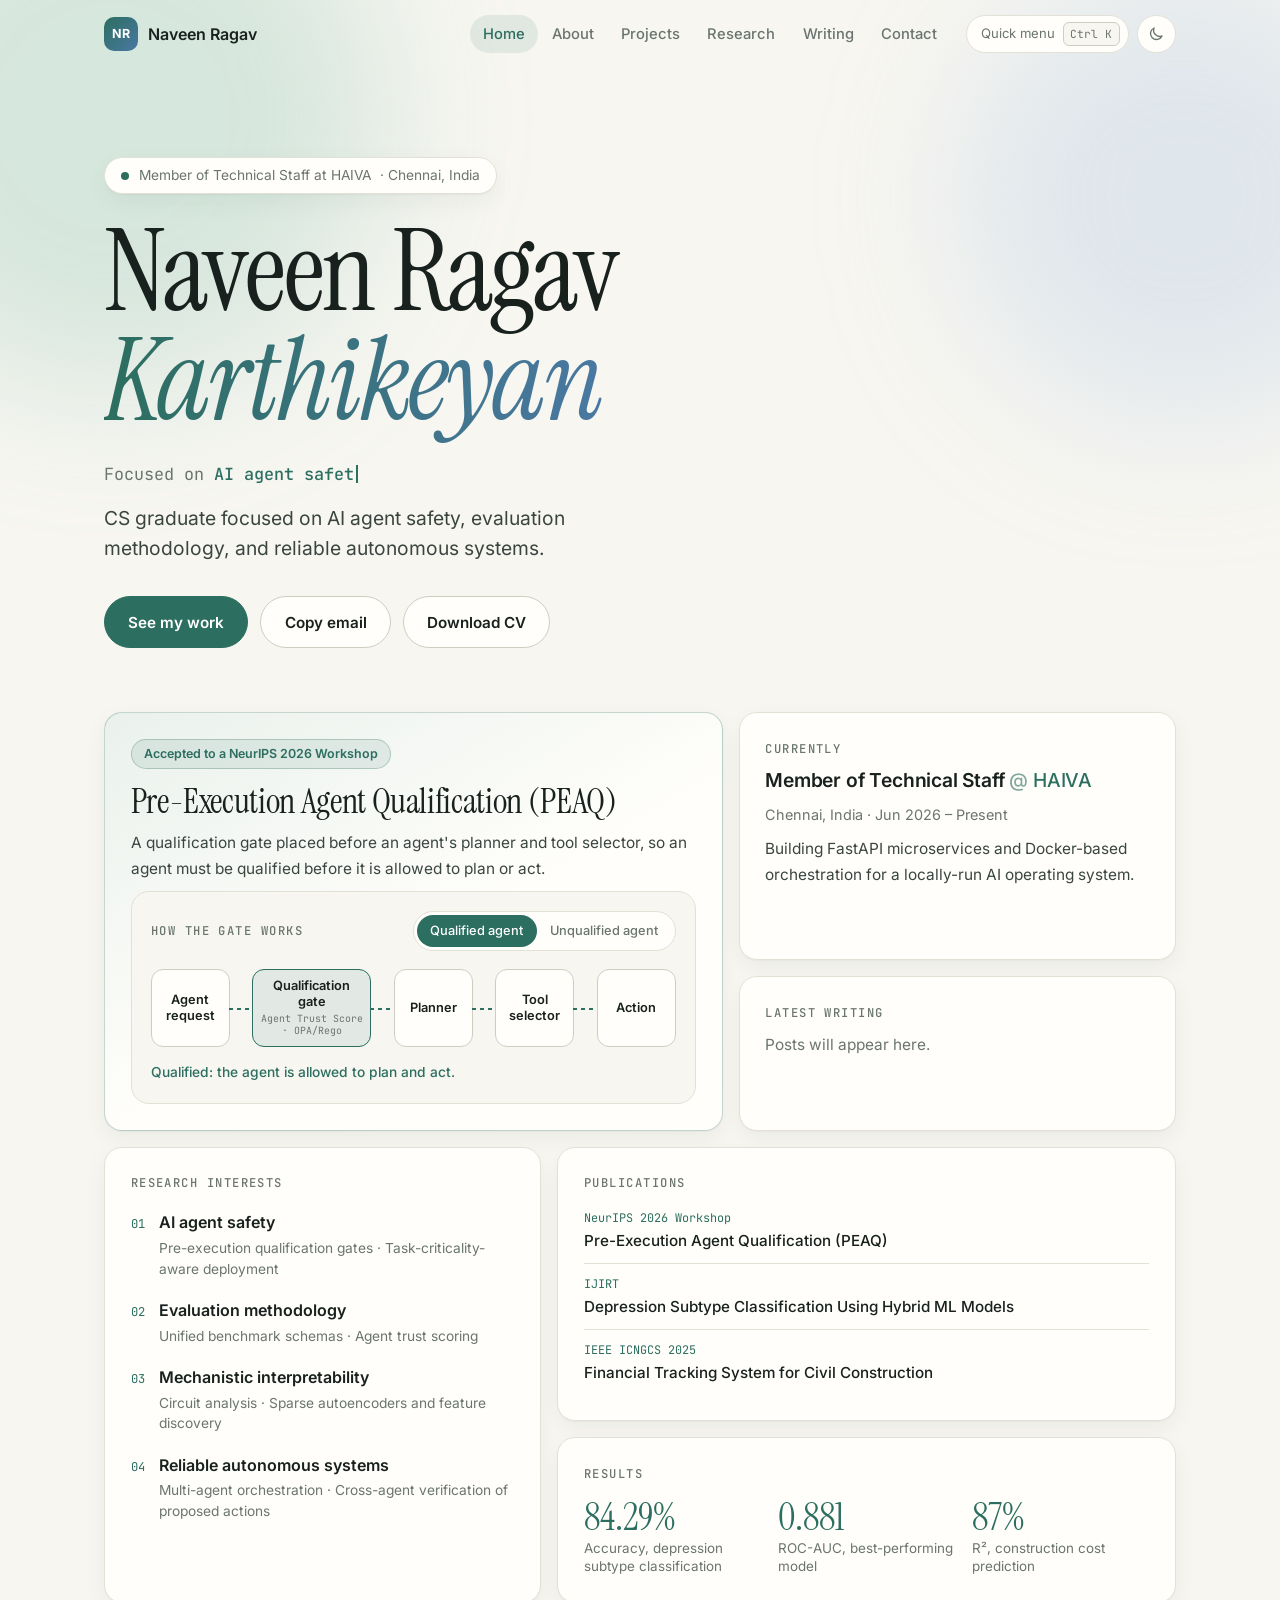
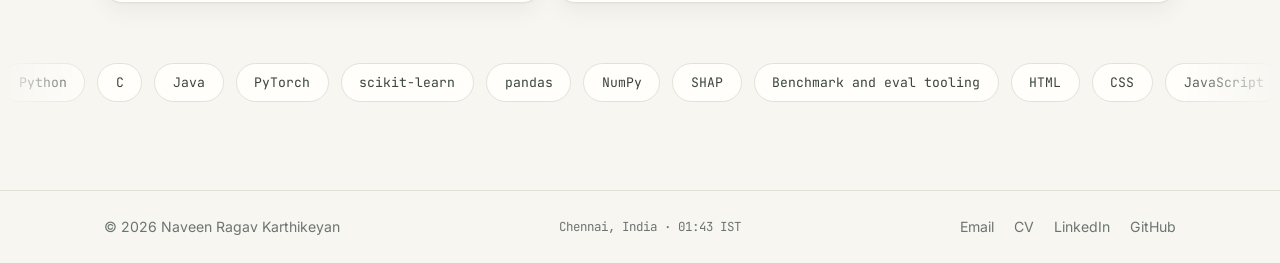
<file: index.html>
<!doctype html>
<html lang="en" data-theme="light">
<head>
  <meta charset="utf-8">
  <meta name="viewport" content="width=device-width, initial-scale=1">
  <title>Naveen Ragav Karthikeyan</title>
  <meta name="description" content="CS graduate focused on AI agent safety, evaluation methodology, and reliable autonomous systems.">
  <meta property="og:title" content="Naveen Ragav Karthikeyan">
  <meta property="og:description" content="CS graduate focused on AI agent safety, evaluation methodology, and reliable autonomous systems.">
  <meta property="og:type" content="website">
  <link rel="icon" href="data:image/svg+xml,%3Csvg xmlns='http://www.w3.org/2000/svg' viewBox='0 0 32 32'%3E%3Crect width='32' height='32' rx='9' fill='%232c6e5f'/%3E%3Ctext x='16' y='21.5' font-family='Arial,sans-serif' font-weight='700' font-size='14' fill='%23ffffff' text-anchor='middle'%3ENR%3C/text%3E%3C/svg%3E">
  <link rel="preload" href="fonts/inter.woff2" as="font" type="font/woff2" crossorigin>
  <link rel="preload" href="fonts/instrument-serif.woff2" as="font" type="font/woff2" crossorigin>
  <link rel="stylesheet" href="style.css">
  <script>(function(){var d=document.documentElement,t=null;d.classList.add('js');try{t=localStorage.getItem('theme')}catch(e){}d.dataset.theme=(t==='dark'||t==='light')?t:'light'})();</script>
</head>
<body>
  <a class="skip" href="#main">Skip to content</a>
  <div class="progress" aria-hidden="true"><span></span></div>

  <header class="site-header">
    <div class="wrap bar">
      <a class="brand" href="index.html"><span class="mark" aria-hidden="true">NR</span><span>Naveen Ragav</span></a>
      <nav id="site-nav" aria-label="Main">
        <a href="index.html" aria-current="page">Home</a>
        <a href="about.html">About</a>
        <a href="projects.html">Projects</a>
        <a href="research.html">Research</a>
        <a href="writing.html">Writing</a>
        <a href="contact.html">Contact</a>
      </nav>
      <div class="tools">
        <button class="tool palette-btn" type="button" data-palette aria-label="Open the quick menu"><span>Quick menu</span><kbd>Ctrl K</kbd></button>
        <button class="tool theme-btn" type="button" data-theme-toggle aria-label="Switch between light and dark mode"><svg class="i-sun" viewBox="0 0 24 24" width="18" height="18" fill="none" stroke="currentColor" stroke-width="1.8" stroke-linecap="round"><circle cx="12" cy="12" r="4"/><path d="M12 2v2M12 20v2M4.9 4.9l1.4 1.4M17.7 17.7l1.4 1.4M2 12h2M20 12h2M4.9 19.1l1.4-1.4M17.7 6.3l1.4-1.4"/></svg><svg class="i-moon" viewBox="0 0 24 24" width="18" height="18" fill="none" stroke="currentColor" stroke-width="1.8" stroke-linecap="round" stroke-linejoin="round"><path d="M20 14.5A8 8 0 0 1 9.5 4a8 8 0 1 0 10.5 10.5z"/></svg></button>
        <button class="tool menu-btn" type="button" aria-expanded="false" aria-controls="site-nav" aria-label="Menu"><span></span><span></span></button>
      </div>
    </div>
  </header>

  <main id="main" data-page="home">
    <section class="hero">
      <canvas id="net" aria-hidden="true"></canvas>
      <div class="blob b1" aria-hidden="true"></div>
      <div class="blob b2" aria-hidden="true"></div>
      <div class="wrap hero-inner">
        <p class="status" data-reveal><span class="dot" aria-hidden="true"></span>Member of Technical Staff at HAIVA<span class="loc"> · Chennai, India</span></p>
        <h1 data-reveal>Naveen Ragav <em>Karthikeyan</em></h1>
        <p class="typed-line" data-reveal aria-hidden="true">Focused on <span class="typed" data-words="AI agent safety|Evaluation methodology|Mechanistic interpretability|Reliable autonomous systems">AI agent safety</span><span class="caret"></span></p>
        <p class="tagline" data-reveal>CS graduate focused on AI agent safety, evaluation methodology, and reliable autonomous systems.</p>
        <div class="actions" data-reveal>
          <a class="btn primary" href="projects.html">See my work</a>
          <button class="btn" type="button" data-copy="naveen2005ragav@gmail.com">Copy email</button>
          <a class="btn" href="Naveen_Ragav_CV.pdf" target="_blank" rel="noopener">Download CV</a>
        </div>
      </div>
    </section>

    <section class="tight">
      <div class="wrap">
        <div class="bento">

          <article class="tile t-feature spot" data-reveal>
            <p class="badge">Accepted to a NeurIPS 2026 Workshop</p>
            <h2>Pre-Execution Agent Qualification (PEAQ)</h2>
            <p class="tile-text">A qualification gate placed before an agent's planner and tool selector, so an agent must be qualified before it is allowed to plan or act.</p>
            <div class="flow compact" data-state="qualified">
            <div class="flow-top">
              <p class="label">How the gate works</p>
              <div class="seg" role="group" aria-label="Choose an agent">
                <button type="button" data-gate="qualified" aria-pressed="true">Qualified agent</button>
                <button type="button" data-gate="blocked" aria-pressed="false">Unqualified agent</button>
              </div>
            </div>
            <ol class="flow-track">
              <li class="node n-req"><span>Agent request</span></li>
              <li class="node n-gate"><span>Qualification gate</span><small>Agent Trust Score · OPA/Rego</small></li>
              <li class="node n-down"><span>Planner</span></li>
              <li class="node n-down"><span>Tool selector</span></li>
              <li class="node n-down"><span>Action</span></li>
            </ol>
            <p class="flow-note" aria-live="polite"
               data-qualified="Qualified: the agent is allowed to plan and act."
               data-blocked="Not qualified: the agent is stopped before it plans or acts.">Qualified: the agent is allowed to plan and act.</p>
          </div>
          </article>

          <article class="tile t-now spot" data-reveal>
            <p class="label">Currently</p>
            <h2>Member of Technical Staff <span class="at">HAIVA</span></h2>
            <p class="meta">Chennai, India · Jun 2026 – Present</p>
            <p class="tile-text">Building FastAPI microservices and Docker-based orchestration for a locally-run AI operating system.</p>
          </article>

          <article class="tile t-interests spot" data-reveal>
            <p class="label">Research interests</p>
            <ul class="mini-interests"><li><span class="idx">01</span><div><strong>AI agent safety</strong><span>Pre-execution qualification gates · Task-criticality-aware deployment</span></div></li><li><span class="idx">02</span><div><strong>Evaluation methodology</strong><span>Unified benchmark schemas · Agent trust scoring</span></div></li><li><span class="idx">03</span><div><strong>Mechanistic interpretability</strong><span>Circuit analysis · Sparse autoencoders and feature discovery</span></div></li><li><span class="idx">04</span><div><strong>Reliable autonomous systems</strong><span>Multi-agent orchestration · Cross-agent verification of proposed actions</span></div></li></ul>
          </article>

          <article class="tile t-pubs spot" data-reveal>
            <p class="label">Publications</p>
            <ul class="mini-pubs"><li><span class="pv">NeurIPS 2026 Workshop</span><span class="pt">Pre-Execution Agent Qualification (PEAQ)</span></li><li><span class="pv">IJIRT</span><span class="pt">Depression Subtype Classification Using Hybrid ML Models</span></li><li><span class="pv">IEEE ICNGCS 2025</span><span class="pt">Financial Tracking System for Civil Construction</span></li></ul>
          </article>

          <article class="tile t-nums spot" data-reveal>
            <p class="label">Results</p>
            <ul class="nums">
              <li><span class="num" data-count="95.38" data-decimals="2" data-suffix="%">95.38%</span><span class="lab">Accuracy, depression subtype classification</span></li>
              <li><span class="num" data-count="0.997" data-decimals="3" data-suffix="">0.997</span><span class="lab">ROC-AUC, best-performing model</span></li>
              <li><span class="num" data-count="99" data-decimals="0" data-suffix="%">99%</span><span class="lab">R², construction cost prediction</span></li>
            </ul>
          </article>

          <article class="tile t-writing spot" data-reveal>
            <p class="label">Latest writing</p>
            <div data-latest-post><p class="tile-text muted">Posts will appear here.</p></div>
          </article>

        </div>
      </div>
    </section>

    <section class="flush">
      <div class="marquee" aria-label="Technologies">
        <ul><li>Python</li><li>C</li><li>Java</li><li>PyTorch</li><li>scikit-learn</li><li>pandas</li><li>NumPy</li><li>SHAP</li><li>Benchmark and eval tooling</li><li>HTML</li><li>CSS</li><li>JavaScript</li><li>React.js</li><li>Streamlit</li><li>FastAPI</li><li>Spring Boot</li><li>Git</li><li>Docker</li><li>Redis</li><li>MongoDB</li><li>LangChain</li><li>Ollama</li><li>PostgreSQL</li><li>MySQL</li><li>OPA/Rego</li></ul><ul aria-hidden="true"><li>Python</li><li>C</li><li>Java</li><li>PyTorch</li><li>scikit-learn</li><li>pandas</li><li>NumPy</li><li>SHAP</li><li>Benchmark and eval tooling</li><li>HTML</li><li>CSS</li><li>JavaScript</li><li>React.js</li><li>Streamlit</li><li>FastAPI</li><li>Spring Boot</li><li>Git</li><li>Docker</li><li>Redis</li><li>MongoDB</li><li>LangChain</li><li>Ollama</li><li>PostgreSQL</li><li>MySQL</li><li>OPA/Rego</li></ul>
      </div>
    </section>
  </main>

  <footer class="site-footer">
    <div class="wrap foot">
      <p>© 2026 Naveen Ragav Karthikeyan</p>
      <p class="clock" hidden>Chennai, India · <span data-clock></span></p>
      <ul>
        <li><a href="mailto:naveen2005ragav@gmail.com">Email</a></li>
        <li><a href="Naveen_Ragav_CV.pdf" target="_blank" rel="noopener">CV</a></li>
        <li><a href="https://linkedin.com/in/naveen-ragav">LinkedIn</a></li>
        <li><a href="https://github.com/Naveenragav2005">GitHub</a></li>
      </ul>
    </div>
  </footer>

  <script src="script.js"></script>
</body>
</html>
</file>
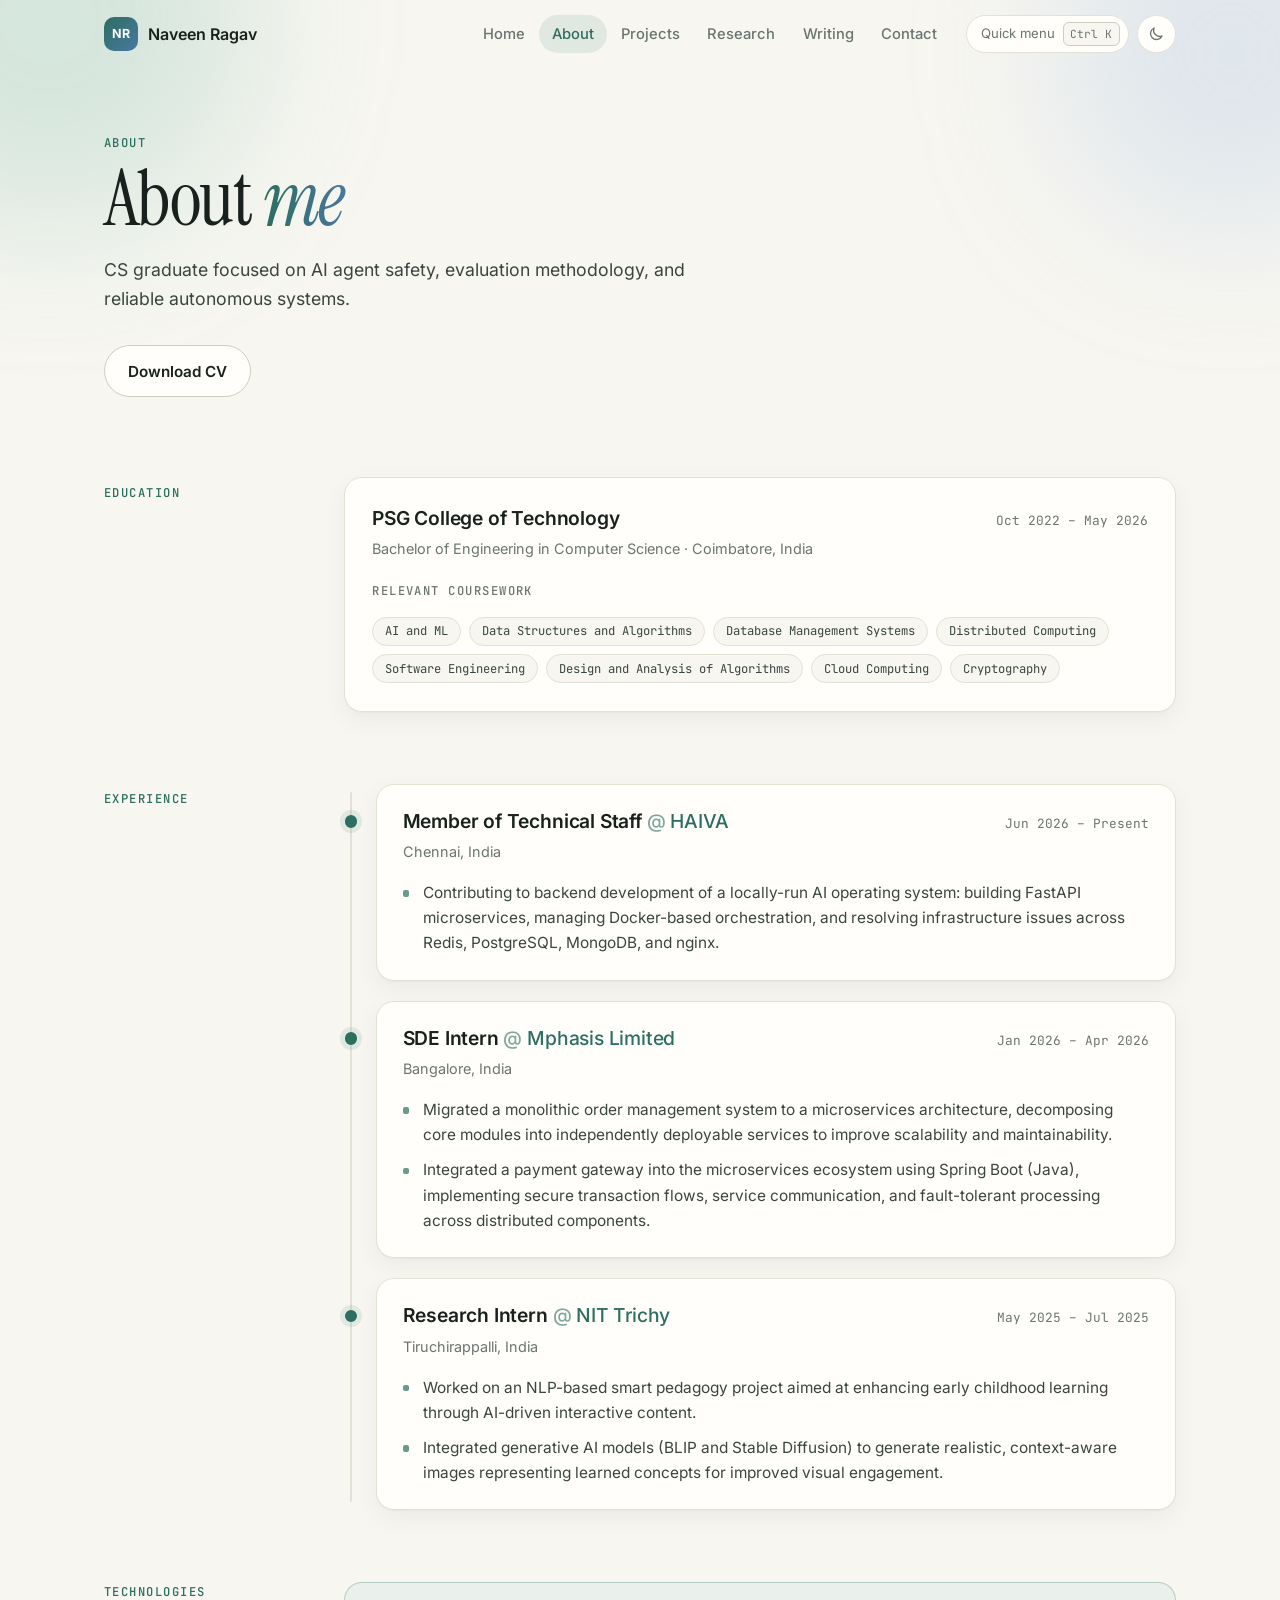
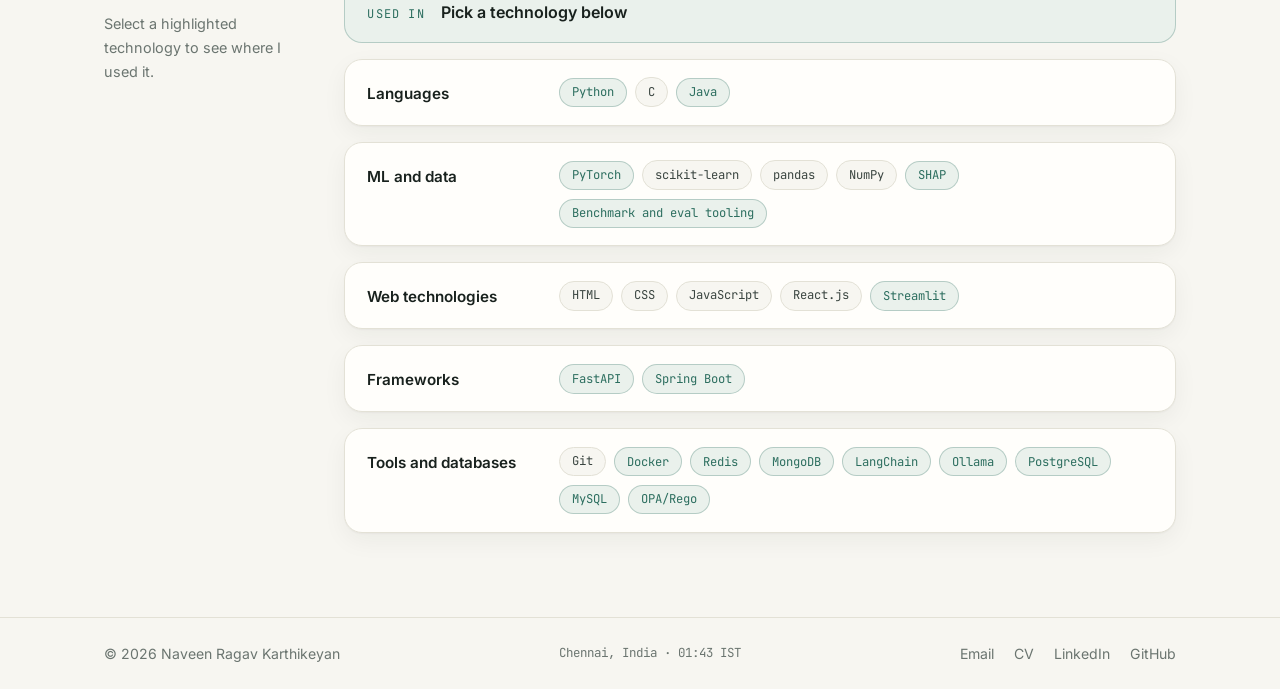
<file: about.html>
<!doctype html>
<html lang="en" data-theme="light">
<head>
  <meta charset="utf-8">
  <meta name="viewport" content="width=device-width, initial-scale=1">
  <title>About · Naveen Ragav Karthikeyan</title>
  <meta name="description" content="CS graduate focused on AI agent safety, evaluation methodology, and reliable autonomous systems.">
  <meta property="og:title" content="About · Naveen Ragav Karthikeyan">
  <meta property="og:description" content="CS graduate focused on AI agent safety, evaluation methodology, and reliable autonomous systems.">
  <meta property="og:type" content="website">
  <link rel="icon" href="data:image/svg+xml,%3Csvg xmlns='http://www.w3.org/2000/svg' viewBox='0 0 32 32'%3E%3Crect width='32' height='32' rx='9' fill='%232c6e5f'/%3E%3Ctext x='16' y='21.5' font-family='Arial,sans-serif' font-weight='700' font-size='14' fill='%23ffffff' text-anchor='middle'%3ENR%3C/text%3E%3C/svg%3E">
  <link rel="preload" href="fonts/inter.woff2" as="font" type="font/woff2" crossorigin>
  <link rel="preload" href="fonts/instrument-serif.woff2" as="font" type="font/woff2" crossorigin>
  <link rel="stylesheet" href="style.css">
  <script>(function(){var d=document.documentElement,t=null;d.classList.add('js');try{t=localStorage.getItem('theme')}catch(e){}d.dataset.theme=(t==='dark'||t==='light')?t:'light'})();</script>
</head>
<body>
  <a class="skip" href="#main">Skip to content</a>
  <div class="progress" aria-hidden="true"><span></span></div>

  <header class="site-header">
    <div class="wrap bar">
      <a class="brand" href="index.html"><span class="mark" aria-hidden="true">NR</span><span>Naveen Ragav</span></a>
      <nav id="site-nav" aria-label="Main">
        <a href="index.html">Home</a>
        <a href="about.html" aria-current="page">About</a>
        <a href="projects.html">Projects</a>
        <a href="research.html">Research</a>
        <a href="writing.html">Writing</a>
        <a href="contact.html">Contact</a>
      </nav>
      <div class="tools">
        <button class="tool palette-btn" type="button" data-palette aria-label="Open the quick menu"><span>Quick menu</span><kbd>Ctrl K</kbd></button>
        <button class="tool theme-btn" type="button" data-theme-toggle aria-label="Switch between light and dark mode"><svg class="i-sun" viewBox="0 0 24 24" width="18" height="18" fill="none" stroke="currentColor" stroke-width="1.8" stroke-linecap="round"><circle cx="12" cy="12" r="4"/><path d="M12 2v2M12 20v2M4.9 4.9l1.4 1.4M17.7 17.7l1.4 1.4M2 12h2M20 12h2M4.9 19.1l1.4-1.4M17.7 6.3l1.4-1.4"/></svg><svg class="i-moon" viewBox="0 0 24 24" width="18" height="18" fill="none" stroke="currentColor" stroke-width="1.8" stroke-linecap="round" stroke-linejoin="round"><path d="M20 14.5A8 8 0 0 1 9.5 4a8 8 0 1 0 10.5 10.5z"/></svg></button>
        <button class="tool menu-btn" type="button" aria-expanded="false" aria-controls="site-nav" aria-label="Menu"><span></span><span></span></button>
      </div>
    </div>
  </header>

  <main id="main" data-page="about">
    <div class="page-head">
      <div class="blob b1" aria-hidden="true"></div>
      <div class="blob b2" aria-hidden="true"></div>
      <div class="wrap">
        <p class="eyebrow" data-reveal>About</p>
        <h1 data-reveal>About <em>me</em></h1>
        <p class="page-intro" data-reveal>CS graduate focused on AI agent safety, evaluation methodology, and reliable autonomous systems.</p>
        <div class="actions" data-reveal><a class="btn" href="Naveen_Ragav_CV.pdf" target="_blank" rel="noopener">Download CV</a></div>
      </div>
    </div>
    <section>
      <div class="wrap split">
        <h2 class="sec-title" data-reveal>Education</h2>
        <div class="card spot" data-reveal>
          <div class="row-head"><h3>PSG College of Technology</h3><p class="when">Oct 2022 – May 2026</p></div>
          <p class="meta">Bachelor of Engineering in Computer Science · Coimbatore, India</p>
          <p class="label">Relevant coursework</p>
          <ul class="tags"><li>AI and ML</li><li>Data Structures and Algorithms</li><li>Database Management Systems</li><li>Distributed Computing</li><li>Software Engineering</li><li>Design and Analysis of Algorithms</li><li>Cloud Computing</li><li>Cryptography</li></ul>
        </div>
      </div>
    </section>

    <section id="experience">
      <div class="wrap split">
        <h2 class="sec-title" data-reveal>Experience</h2>
        <ol class="timeline">
          <li class="spot" data-reveal>
            <div class="row-head"><h3>Member of Technical Staff <span class="at">HAIVA</span></h3><p class="when">Jun 2026 – Present</p></div>
            <p class="meta">Chennai, India</p>
            <ul class="bullets"><li>Contributing to backend development of a locally-run AI operating system: building FastAPI microservices, managing Docker-based orchestration, and resolving infrastructure issues across Redis, PostgreSQL, MongoDB, and nginx.</li></ul>
          </li>
          <li class="spot" data-reveal>
            <div class="row-head"><h3>SDE Intern <span class="at">Mphasis Limited</span></h3><p class="when">Jan 2026 – Apr 2026</p></div>
            <p class="meta">Bangalore, India</p>
            <ul class="bullets"><li>Migrated a monolithic order management system to a microservices architecture, decomposing core modules into independently deployable services to improve scalability and maintainability.</li><li>Integrated a payment gateway into the microservices ecosystem using Spring Boot (Java), implementing secure transaction flows, service communication, and fault-tolerant processing across distributed components.</li></ul>
          </li>
          <li class="spot" data-reveal>
            <div class="row-head"><h3>Research Intern <span class="at">NIT Trichy</span></h3><p class="when">May 2025 – Jul 2025</p></div>
            <p class="meta">Tiruchirappalli, India</p>
            <ul class="bullets"><li>Worked on an NLP-based smart pedagogy project aimed at enhancing early childhood learning through AI-driven interactive content.</li><li>Integrated generative AI models (BLIP and Stable Diffusion) to generate realistic, context-aware images representing learned concepts for improved visual engagement.</li></ul>
          </li>
        </ol>
      </div>
    </section>

    <section id="technologies">
      <div class="wrap split">
        <div>
          <h2 class="sec-title" data-reveal>Technologies</h2>
          <p class="hint" data-reveal>Select a highlighted technology to see where I used it.</p>
        </div>
        <div>
          <div class="used" aria-live="polite" data-reveal>
            <span class="used-k">Used in</span>
            <span class="used-v">Pick a technology below</span>
          </div>
          <dl class="skills"><div data-reveal><dt>Languages</dt><dd><ul class="tags"><li><button type="button" class="chip" aria-pressed="false" data-used="Intelligent Multi-Agent Orchestration Framework">Python</button></li><li>C</li><li><button type="button" class="chip" aria-pressed="false" data-used="SDE Intern at Mphasis Limited">Java</button></li></ul></dd></div><div data-reveal><dt>ML and data</dt><dd><ul class="tags"><li><button type="button" class="chip" aria-pressed="false" data-used="Depression Subtype Classification">PyTorch</button></li><li>scikit-learn</li><li>pandas</li><li>NumPy</li><li><button type="button" class="chip" aria-pressed="false" data-used="Depression Subtype Classification">SHAP</button></li><li><button type="button" class="chip" aria-pressed="false" data-used="PEAQ">Benchmark and eval tooling</button></li></ul></dd></div><div data-reveal><dt>Web technologies</dt><dd><ul class="tags"><li>HTML</li><li>CSS</li><li>JavaScript</li><li>React.js</li><li><button type="button" class="chip" aria-pressed="false" data-used="Depression Subtype Classification">Streamlit</button></li></ul></dd></div><div data-reveal><dt>Frameworks</dt><dd><ul class="tags"><li><button type="button" class="chip" aria-pressed="false" data-used="Member of Technical Staff at HAIVA | Financial Tracking System for Civil Construction">FastAPI</button></li><li><button type="button" class="chip" aria-pressed="false" data-used="SDE Intern at Mphasis Limited">Spring Boot</button></li></ul></dd></div><div data-reveal><dt>Tools and databases</dt><dd><ul class="tags"><li>Git</li><li><button type="button" class="chip" aria-pressed="false" data-used="Member of Technical Staff at HAIVA">Docker</button></li><li><button type="button" class="chip" aria-pressed="false" data-used="Member of Technical Staff at HAIVA">Redis</button></li><li><button type="button" class="chip" aria-pressed="false" data-used="Member of Technical Staff at HAIVA">MongoDB</button></li><li><button type="button" class="chip" aria-pressed="false" data-used="Intelligent Multi-Agent Orchestration Framework">LangChain</button></li><li><button type="button" class="chip" aria-pressed="false" data-used="Intelligent Multi-Agent Orchestration Framework">Ollama</button></li><li><button type="button" class="chip" aria-pressed="false" data-used="Member of Technical Staff at HAIVA">PostgreSQL</button></li><li><button type="button" class="chip" aria-pressed="false" data-used="Financial Tracking System for Civil Construction">MySQL</button></li><li><button type="button" class="chip" aria-pressed="false" data-used="PEAQ">OPA/Rego</button></li></ul></dd></div></dl>
        </div>
      </div>
    </section>
  </main>

  <footer class="site-footer">
    <div class="wrap foot">
      <p>© 2026 Naveen Ragav Karthikeyan</p>
      <p class="clock" hidden>Chennai, India · <span data-clock></span></p>
      <ul>
        <li><a href="mailto:naveen2005ragav@gmail.com">Email</a></li>
        <li><a href="Naveen_Ragav_CV.pdf" target="_blank" rel="noopener">CV</a></li>
        <li><a href="https://linkedin.com/in/naveen-ragav">LinkedIn</a></li>
        <li><a href="https://github.com/Naveenragav2005">GitHub</a></li>
      </ul>
    </div>
  </footer>

  <script src="script.js"></script>
</body>
</html>
</file>
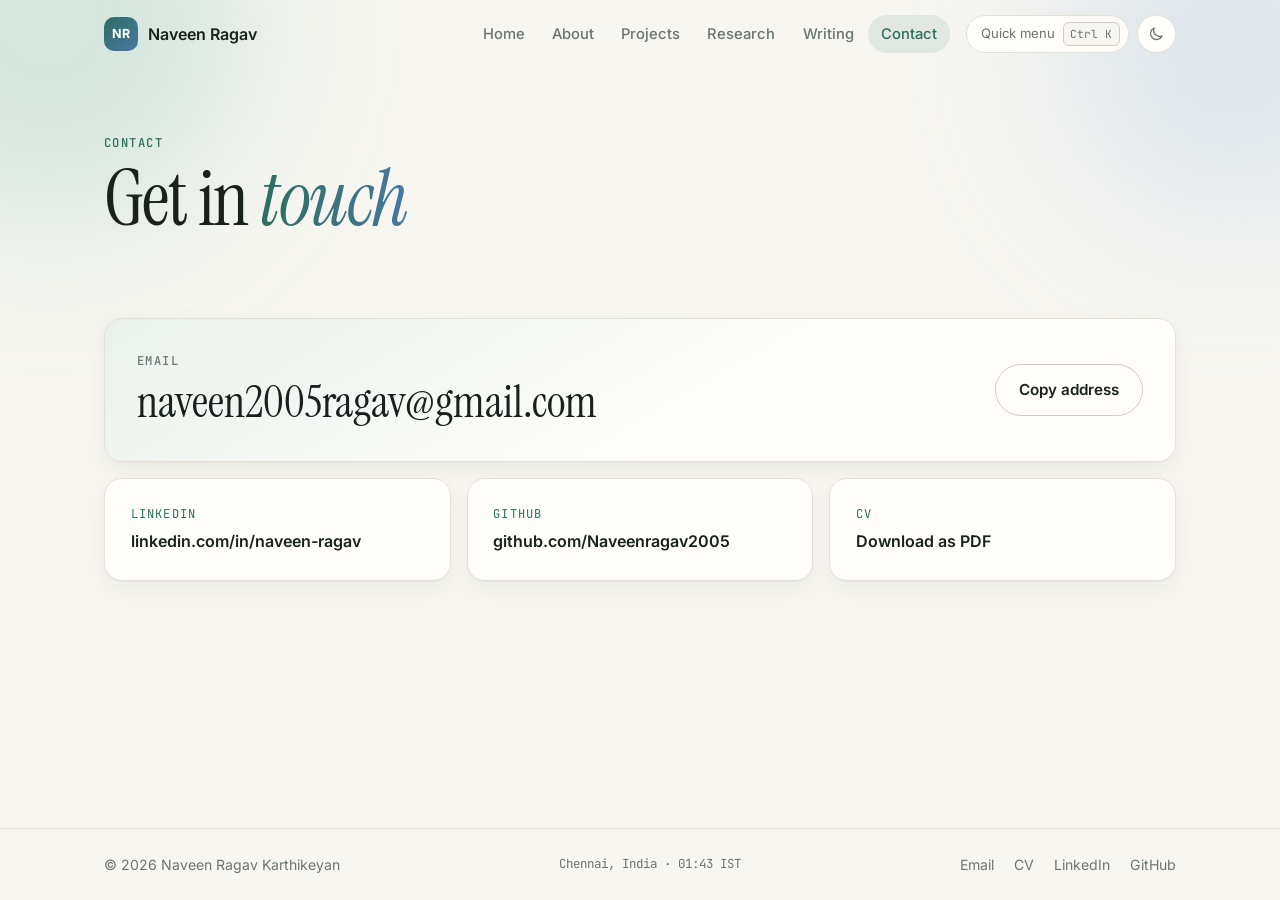
<file: contact.html>
<!doctype html>
<html lang="en" data-theme="light">
<head>
  <meta charset="utf-8">
  <meta name="viewport" content="width=device-width, initial-scale=1">
  <title>Contact · Naveen Ragav Karthikeyan</title>
  <meta name="description" content="CS graduate focused on AI agent safety, evaluation methodology, and reliable autonomous systems.">
  <meta property="og:title" content="Contact · Naveen Ragav Karthikeyan">
  <meta property="og:description" content="CS graduate focused on AI agent safety, evaluation methodology, and reliable autonomous systems.">
  <meta property="og:type" content="website">
  <link rel="icon" href="data:image/svg+xml,%3Csvg xmlns='http://www.w3.org/2000/svg' viewBox='0 0 32 32'%3E%3Crect width='32' height='32' rx='9' fill='%232c6e5f'/%3E%3Ctext x='16' y='21.5' font-family='Arial,sans-serif' font-weight='700' font-size='14' fill='%23ffffff' text-anchor='middle'%3ENR%3C/text%3E%3C/svg%3E">
  <link rel="preload" href="fonts/inter.woff2" as="font" type="font/woff2" crossorigin>
  <link rel="preload" href="fonts/instrument-serif.woff2" as="font" type="font/woff2" crossorigin>
  <link rel="stylesheet" href="style.css">
  <script>(function(){var d=document.documentElement,t=null;d.classList.add('js');try{t=localStorage.getItem('theme')}catch(e){}d.dataset.theme=(t==='dark'||t==='light')?t:'light'})();</script>
</head>
<body>
  <a class="skip" href="#main">Skip to content</a>
  <div class="progress" aria-hidden="true"><span></span></div>

  <header class="site-header">
    <div class="wrap bar">
      <a class="brand" href="index.html"><span class="mark" aria-hidden="true">NR</span><span>Naveen Ragav</span></a>
      <nav id="site-nav" aria-label="Main">
        <a href="index.html">Home</a>
        <a href="about.html">About</a>
        <a href="projects.html">Projects</a>
        <a href="research.html">Research</a>
        <a href="writing.html">Writing</a>
        <a href="contact.html" aria-current="page">Contact</a>
      </nav>
      <div class="tools">
        <button class="tool palette-btn" type="button" data-palette aria-label="Open the quick menu"><span>Quick menu</span><kbd>Ctrl K</kbd></button>
        <button class="tool theme-btn" type="button" data-theme-toggle aria-label="Switch between light and dark mode"><svg class="i-sun" viewBox="0 0 24 24" width="18" height="18" fill="none" stroke="currentColor" stroke-width="1.8" stroke-linecap="round"><circle cx="12" cy="12" r="4"/><path d="M12 2v2M12 20v2M4.9 4.9l1.4 1.4M17.7 17.7l1.4 1.4M2 12h2M20 12h2M4.9 19.1l1.4-1.4M17.7 6.3l1.4-1.4"/></svg><svg class="i-moon" viewBox="0 0 24 24" width="18" height="18" fill="none" stroke="currentColor" stroke-width="1.8" stroke-linecap="round" stroke-linejoin="round"><path d="M20 14.5A8 8 0 0 1 9.5 4a8 8 0 1 0 10.5 10.5z"/></svg></button>
        <button class="tool menu-btn" type="button" aria-expanded="false" aria-controls="site-nav" aria-label="Menu"><span></span><span></span></button>
      </div>
    </div>
  </header>

  <main id="main" data-page="contact">
    <div class="page-head">
      <div class="blob b1" aria-hidden="true"></div>
      <div class="blob b2" aria-hidden="true"></div>
      <div class="wrap">
        <p class="eyebrow" data-reveal>Contact</p>
        <h1 data-reveal>Get in <em>touch</em></h1>
      </div>
    </div>
    <section>
      <div class="wrap">
        <div class="mail-box spot" data-reveal>
          <div>
            <p class="label">Email</p>
            <a class="mail" href="mailto:naveen2005ragav@gmail.com">naveen2005ragav@gmail.com</a>
          </div>
          <button type="button" class="btn" data-copy="naveen2005ragav@gmail.com">Copy address</button>
        </div>
        <ul class="contact-grid">
          <li data-reveal><a class="spot" href="https://linkedin.com/in/naveen-ragav"><span class="k">LinkedIn</span><span class="v">linkedin.com/in/naveen-ragav</span></a></li>
          <li data-reveal><a class="spot" href="https://github.com/Naveenragav2005"><span class="k">GitHub</span><span class="v">github.com/Naveenragav2005</span></a></li>
          <li data-reveal><a class="spot" href="Naveen_Ragav_CV.pdf" target="_blank" rel="noopener"><span class="k">CV</span><span class="v">Download as PDF</span></a></li>
        </ul>
      </div>
    </section>
  </main>

  <footer class="site-footer">
    <div class="wrap foot">
      <p>© 2026 Naveen Ragav Karthikeyan</p>
      <p class="clock" hidden>Chennai, India · <span data-clock></span></p>
      <ul>
        <li><a href="mailto:naveen2005ragav@gmail.com">Email</a></li>
        <li><a href="Naveen_Ragav_CV.pdf" target="_blank" rel="noopener">CV</a></li>
        <li><a href="https://linkedin.com/in/naveen-ragav">LinkedIn</a></li>
        <li><a href="https://github.com/Naveenragav2005">GitHub</a></li>
      </ul>
    </div>
  </footer>

  <script src="script.js"></script>
</body>
</html>
</file>
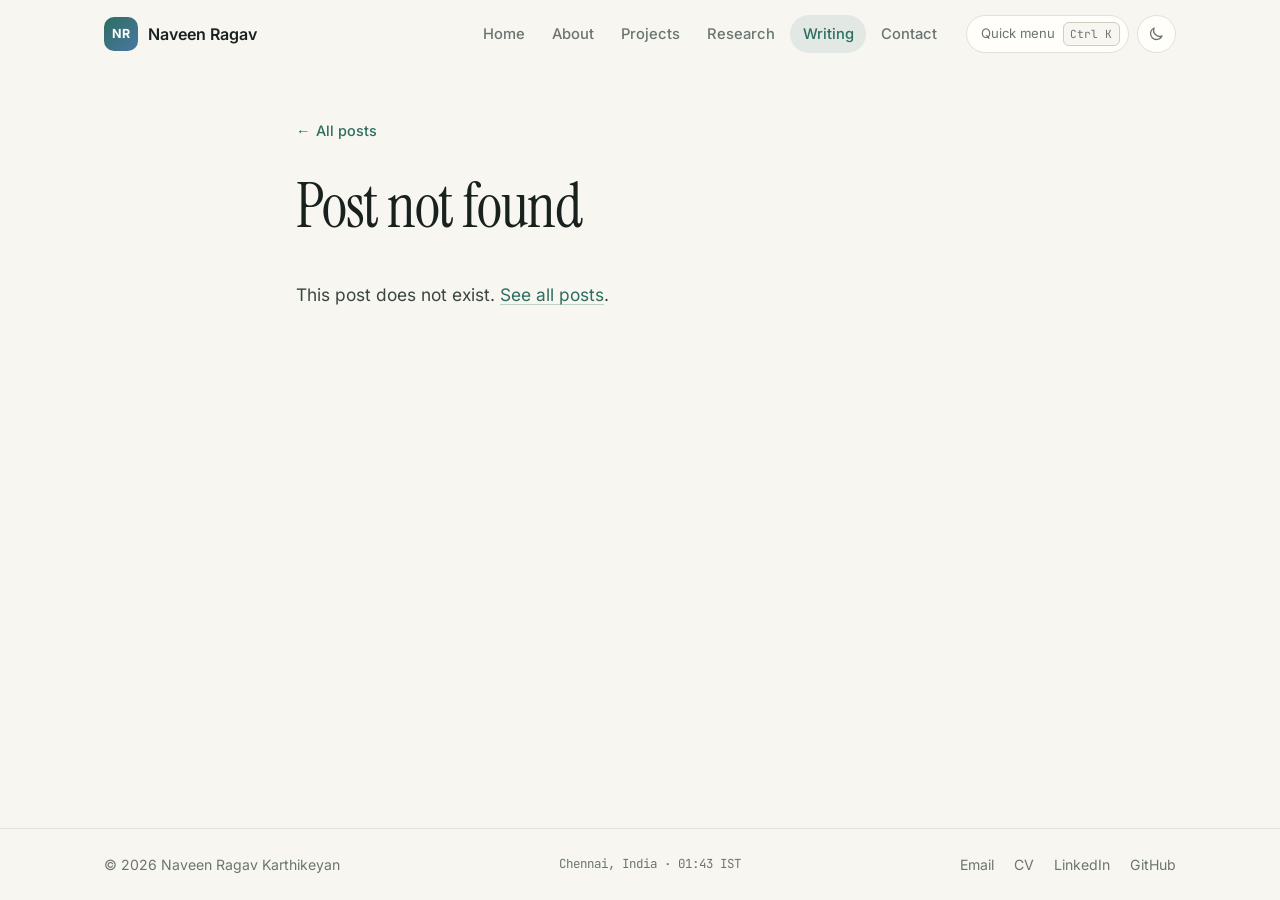
<file: post.html>
<!doctype html>
<html lang="en" data-theme="light">
<head>
  <meta charset="utf-8">
  <meta name="viewport" content="width=device-width, initial-scale=1">
  <title>Writing · Naveen Ragav Karthikeyan</title>
  <meta name="description" content="A post by Naveen Ragav Karthikeyan.">
  <meta property="og:title" content="Writing · Naveen Ragav Karthikeyan">
  <meta property="og:description" content="A post by Naveen Ragav Karthikeyan.">
  <meta property="og:type" content="website">
  <link rel="icon" href="data:image/svg+xml,%3Csvg xmlns='http://www.w3.org/2000/svg' viewBox='0 0 32 32'%3E%3Crect width='32' height='32' rx='9' fill='%232c6e5f'/%3E%3Ctext x='16' y='21.5' font-family='Arial,sans-serif' font-weight='700' font-size='14' fill='%23ffffff' text-anchor='middle'%3ENR%3C/text%3E%3C/svg%3E">
  <link rel="preload" href="fonts/inter.woff2" as="font" type="font/woff2" crossorigin>
  <link rel="preload" href="fonts/instrument-serif.woff2" as="font" type="font/woff2" crossorigin>
  <link rel="stylesheet" href="style.css">
  <script>(function(){var d=document.documentElement,t=null;d.classList.add('js');try{t=localStorage.getItem('theme')}catch(e){}d.dataset.theme=(t==='dark'||t==='light')?t:'light'})();</script>
</head>
<body>
  <a class="skip" href="#main">Skip to content</a>
  <div class="progress" aria-hidden="true"><span></span></div>

  <header class="site-header">
    <div class="wrap bar">
      <a class="brand" href="index.html"><span class="mark" aria-hidden="true">NR</span><span>Naveen Ragav</span></a>
      <nav id="site-nav" aria-label="Main">
        <a href="index.html">Home</a>
        <a href="about.html">About</a>
        <a href="projects.html">Projects</a>
        <a href="research.html">Research</a>
        <a href="writing.html" aria-current="page">Writing</a>
        <a href="contact.html">Contact</a>
      </nav>
      <div class="tools">
        <button class="tool palette-btn" type="button" data-palette aria-label="Open the quick menu"><span>Quick menu</span><kbd>Ctrl K</kbd></button>
        <button class="tool theme-btn" type="button" data-theme-toggle aria-label="Switch between light and dark mode"><svg class="i-sun" viewBox="0 0 24 24" width="18" height="18" fill="none" stroke="currentColor" stroke-width="1.8" stroke-linecap="round"><circle cx="12" cy="12" r="4"/><path d="M12 2v2M12 20v2M4.9 4.9l1.4 1.4M17.7 17.7l1.4 1.4M2 12h2M20 12h2M4.9 19.1l1.4-1.4M17.7 6.3l1.4-1.4"/></svg><svg class="i-moon" viewBox="0 0 24 24" width="18" height="18" fill="none" stroke="currentColor" stroke-width="1.8" stroke-linecap="round" stroke-linejoin="round"><path d="M20 14.5A8 8 0 0 1 9.5 4a8 8 0 1 0 10.5 10.5z"/></svg></button>
        <button class="tool menu-btn" type="button" aria-expanded="false" aria-controls="site-nav" aria-label="Menu"><span></span><span></span></button>
      </div>
    </div>
  </header>

  <main id="main" data-page="post">
    <article class="post">
      <div class="wrap narrow">
        <a class="back" href="writing.html">All posts</a>
        <header class="post-head">
          <p class="post-meta" data-post-meta></p>
          <h1 data-post-title></h1>
          <p class="post-summary" data-post-summary></p>
        </header>
        <div class="prose" data-post-body></div>
        <nav class="post-nav" data-post-nav aria-label="More posts"></nav>
      </div>
    </article>
  </main>

  <footer class="site-footer">
    <div class="wrap foot">
      <p>© 2026 Naveen Ragav Karthikeyan</p>
      <p class="clock" hidden>Chennai, India · <span data-clock></span></p>
      <ul>
        <li><a href="mailto:naveen2005ragav@gmail.com">Email</a></li>
        <li><a href="Naveen_Ragav_CV.pdf" target="_blank" rel="noopener">CV</a></li>
        <li><a href="https://linkedin.com/in/naveen-ragav">LinkedIn</a></li>
        <li><a href="https://github.com/Naveenragav2005">GitHub</a></li>
      </ul>
    </div>
  </footer>

  <script src="script.js"></script>
</body>
</html>
</file>
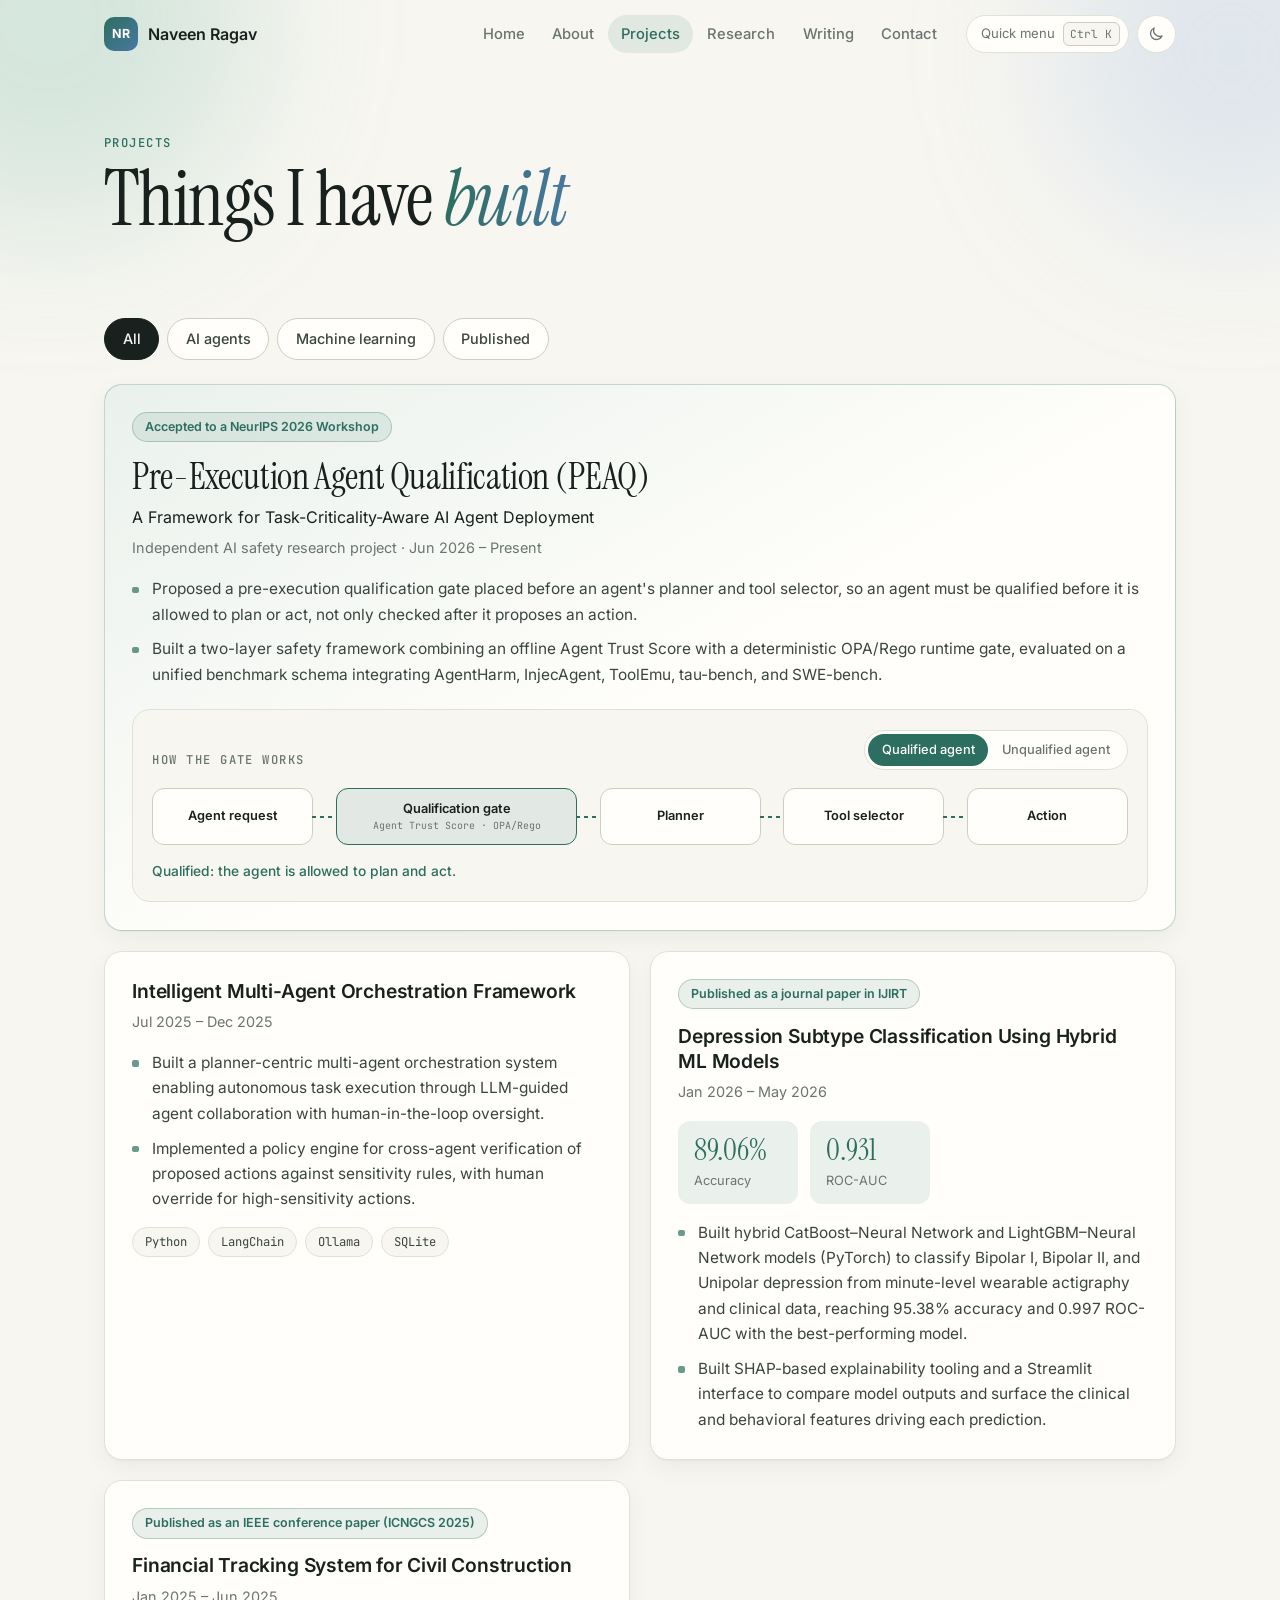
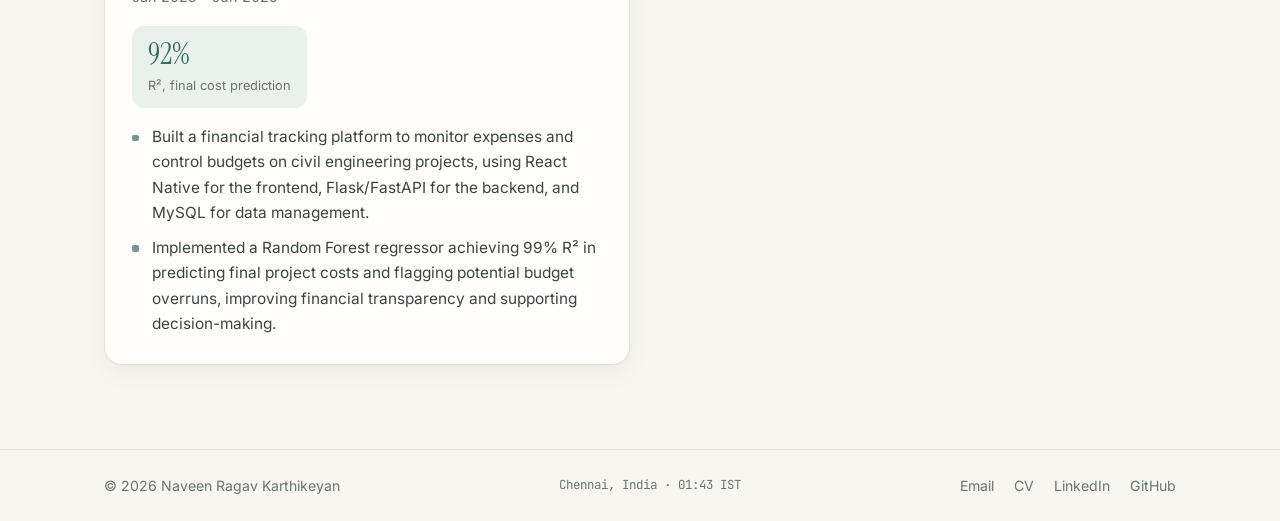
<file: projects.html>
<!doctype html>
<html lang="en" data-theme="light">
<head>
  <meta charset="utf-8">
  <meta name="viewport" content="width=device-width, initial-scale=1">
  <title>Projects · Naveen Ragav Karthikeyan</title>
  <meta name="description" content="CS graduate focused on AI agent safety, evaluation methodology, and reliable autonomous systems.">
  <meta property="og:title" content="Projects · Naveen Ragav Karthikeyan">
  <meta property="og:description" content="CS graduate focused on AI agent safety, evaluation methodology, and reliable autonomous systems.">
  <meta property="og:type" content="website">
  <link rel="icon" href="data:image/svg+xml,%3Csvg xmlns='http://www.w3.org/2000/svg' viewBox='0 0 32 32'%3E%3Crect width='32' height='32' rx='9' fill='%232c6e5f'/%3E%3Ctext x='16' y='21.5' font-family='Arial,sans-serif' font-weight='700' font-size='14' fill='%23ffffff' text-anchor='middle'%3ENR%3C/text%3E%3C/svg%3E">
  <link rel="preload" href="fonts/inter.woff2" as="font" type="font/woff2" crossorigin>
  <link rel="preload" href="fonts/instrument-serif.woff2" as="font" type="font/woff2" crossorigin>
  <link rel="stylesheet" href="style.css">
  <script>(function(){var d=document.documentElement,t=null;d.classList.add('js');try{t=localStorage.getItem('theme')}catch(e){}d.dataset.theme=(t==='dark'||t==='light')?t:'light'})();</script>
</head>
<body>
  <a class="skip" href="#main">Skip to content</a>
  <div class="progress" aria-hidden="true"><span></span></div>

  <header class="site-header">
    <div class="wrap bar">
      <a class="brand" href="index.html"><span class="mark" aria-hidden="true">NR</span><span>Naveen Ragav</span></a>
      <nav id="site-nav" aria-label="Main">
        <a href="index.html">Home</a>
        <a href="about.html">About</a>
        <a href="projects.html" aria-current="page">Projects</a>
        <a href="research.html">Research</a>
        <a href="writing.html">Writing</a>
        <a href="contact.html">Contact</a>
      </nav>
      <div class="tools">
        <button class="tool palette-btn" type="button" data-palette aria-label="Open the quick menu"><span>Quick menu</span><kbd>Ctrl K</kbd></button>
        <button class="tool theme-btn" type="button" data-theme-toggle aria-label="Switch between light and dark mode"><svg class="i-sun" viewBox="0 0 24 24" width="18" height="18" fill="none" stroke="currentColor" stroke-width="1.8" stroke-linecap="round"><circle cx="12" cy="12" r="4"/><path d="M12 2v2M12 20v2M4.9 4.9l1.4 1.4M17.7 17.7l1.4 1.4M2 12h2M20 12h2M4.9 19.1l1.4-1.4M17.7 6.3l1.4-1.4"/></svg><svg class="i-moon" viewBox="0 0 24 24" width="18" height="18" fill="none" stroke="currentColor" stroke-width="1.8" stroke-linecap="round" stroke-linejoin="round"><path d="M20 14.5A8 8 0 0 1 9.5 4a8 8 0 1 0 10.5 10.5z"/></svg></button>
        <button class="tool menu-btn" type="button" aria-expanded="false" aria-controls="site-nav" aria-label="Menu"><span></span><span></span></button>
      </div>
    </div>
  </header>

  <main id="main" data-page="projects">
    <div class="page-head">
      <div class="blob b1" aria-hidden="true"></div>
      <div class="blob b2" aria-hidden="true"></div>
      <div class="wrap">
        <p class="eyebrow" data-reveal>Projects</p>
        <h1 data-reveal>Things I have <em>built</em></h1>
      </div>
    </div>
    <section>
      <div class="wrap">
        <div class="filters" role="group" aria-label="Filter projects" data-reveal>
          <button type="button" class="filter" data-filter="all" aria-pressed="true">All</button>
          <button type="button" class="filter" data-filter="agents" aria-pressed="false">AI agents</button>
          <button type="button" class="filter" data-filter="ml" aria-pressed="false">Machine learning</button>
          <button type="button" class="filter" data-filter="published" aria-pressed="false">Published</button>
        </div>
        <div class="cards">
          <article class="card feature spot" id="peaq" data-cats="agents published" data-reveal>
            <p class="badge">Accepted to a NeurIPS 2026 Workshop</p>
            <h2>Pre-Execution Agent Qualification (PEAQ)</h2>
            <p class="card-sub">A Framework for Task-Criticality-Aware AI Agent Deployment</p>
            <p class="meta">Independent AI safety research project · Jun 2026 – Present</p>
            
            <ul class="bullets"><li>Proposed a pre-execution qualification gate placed before an agent's planner and tool selector, so an agent must be qualified before it is allowed to plan or act, not only checked after it proposes an action.</li><li>Built a two-layer safety framework combining an offline Agent Trust Score with a deterministic OPA/Rego runtime gate, evaluated on a unified benchmark schema integrating AgentHarm, InjecAgent, ToolEmu, tau-bench, and SWE-bench.</li></ul>
            
            <div class="flow" data-state="qualified">
            <div class="flow-top">
              <p class="label">How the gate works</p>
              <div class="seg" role="group" aria-label="Choose an agent">
                <button type="button" data-gate="qualified" aria-pressed="true">Qualified agent</button>
                <button type="button" data-gate="blocked" aria-pressed="false">Unqualified agent</button>
              </div>
            </div>
            <ol class="flow-track">
              <li class="node n-req"><span>Agent request</span></li>
              <li class="node n-gate"><span>Qualification gate</span><small>Agent Trust Score · OPA/Rego</small></li>
              <li class="node n-down"><span>Planner</span></li>
              <li class="node n-down"><span>Tool selector</span></li>
              <li class="node n-down"><span>Action</span></li>
            </ol>
            <p class="flow-note" aria-live="polite"
               data-qualified="Qualified: the agent is allowed to plan and act."
               data-blocked="Not qualified: the agent is stopped before it plans or acts.">Qualified: the agent is allowed to plan and act.</p>
          </div>
          </article>
          <article class="card spot" id="orchestration" data-cats="agents" data-reveal>
            
            <h2>Intelligent Multi-Agent Orchestration Framework</h2>
            
            <p class="meta">Jul 2025 – Dec 2025</p>
            
            <ul class="bullets"><li>Built a planner-centric multi-agent orchestration system enabling autonomous task execution through LLM-guided agent collaboration with human-in-the-loop oversight.</li><li>Implemented a policy engine for cross-agent verification of proposed actions against sensitivity rules, with human override for high-sensitivity actions.</li></ul>
            <ul class="tags"><li>Python</li><li>LangChain</li><li>Ollama</li><li>SQLite</li></ul>
            
          </article><article class="card spot" id="depression" data-cats="ml published" data-reveal>
            <p class="badge">Published as a journal paper in IJIRT</p>
            <h2>Depression Subtype Classification Using Hybrid ML Models</h2>
            
            <p class="meta">Jan 2026 – May 2026</p>
            <ul class="metrics"><li><span class="num" data-count="95.38" data-decimals="2" data-suffix="%">95.38%</span><span class="lab">Accuracy</span></li><li><span class="num" data-count="0.997" data-decimals="3" data-suffix="">0.997</span><span class="lab">ROC-AUC</span></li></ul>
            <ul class="bullets"><li>Built hybrid CatBoost–Neural Network and LightGBM–Neural Network models (PyTorch) to classify Bipolar I, Bipolar II, and Unipolar depression from minute-level wearable actigraphy and clinical data, reaching 95.38% accuracy and 0.997 ROC-AUC with the best-performing model.</li><li>Built SHAP-based explainability tooling and a Streamlit interface to compare model outputs and surface the clinical and behavioral features driving each prediction.</li></ul>
            
            
          </article><article class="card spot" id="construction" data-cats="ml published" data-reveal>
            <p class="badge">Published as an IEEE conference paper (ICNGCS 2025)</p>
            <h2>Financial Tracking System for Civil Construction</h2>
            
            <p class="meta">Jan 2025 – Jun 2025</p>
            <ul class="metrics"><li><span class="num" data-count="99" data-decimals="0" data-suffix="%">99%</span><span class="lab">R², final cost prediction</span></li></ul>
            <ul class="bullets"><li>Built a financial tracking platform to monitor expenses and control budgets on civil engineering projects, using React Native for the frontend, Flask/FastAPI for the backend, and MySQL for data management.</li><li>Implemented a Random Forest regressor achieving 99% R² in predicting final project costs and flagging potential budget overruns, improving financial transparency and supporting decision-making.</li></ul>
            
            
          </article>
        </div>
      </div>
    </section>
  </main>

  <footer class="site-footer">
    <div class="wrap foot">
      <p>© 2026 Naveen Ragav Karthikeyan</p>
      <p class="clock" hidden>Chennai, India · <span data-clock></span></p>
      <ul>
        <li><a href="mailto:naveen2005ragav@gmail.com">Email</a></li>
        <li><a href="Naveen_Ragav_CV.pdf" target="_blank" rel="noopener">CV</a></li>
        <li><a href="https://linkedin.com/in/naveen-ragav">LinkedIn</a></li>
        <li><a href="https://github.com/Naveenragav2005">GitHub</a></li>
      </ul>
    </div>
  </footer>

  <script src="script.js"></script>
</body>
</html>
</file>
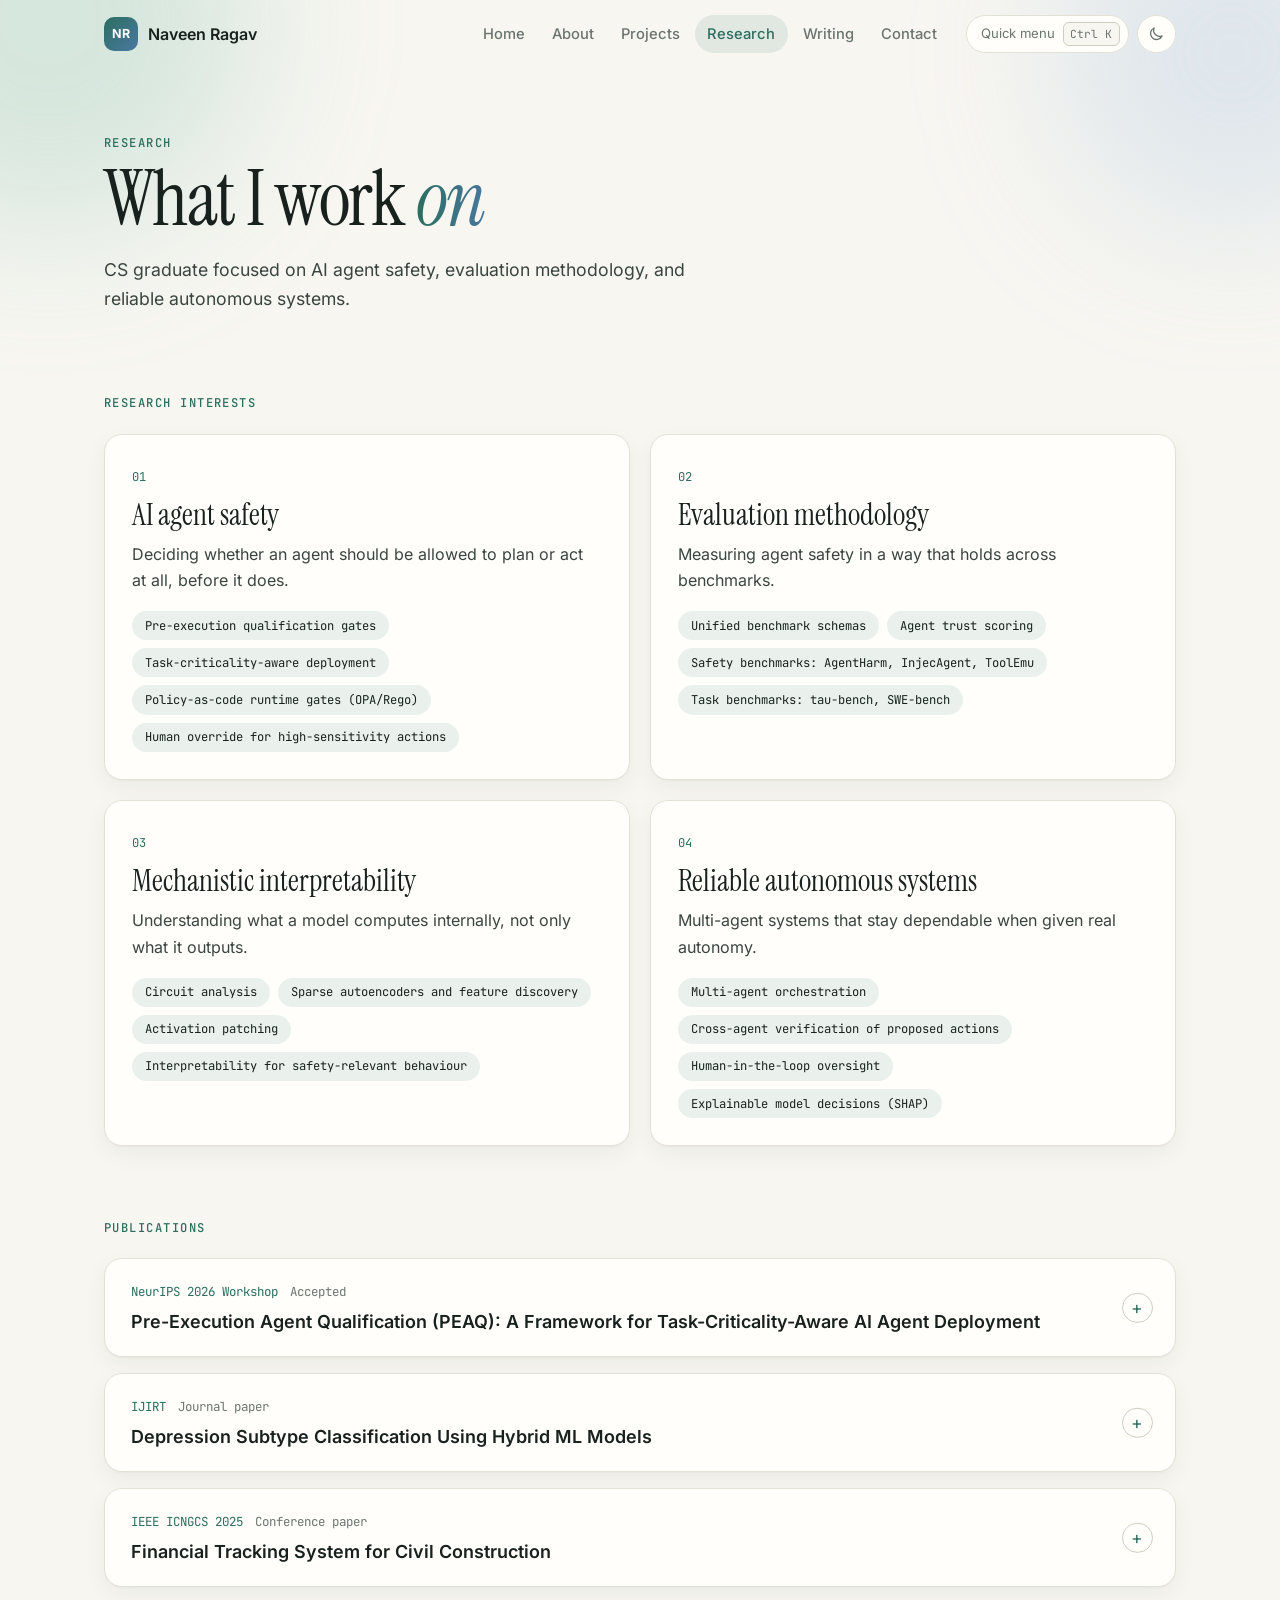
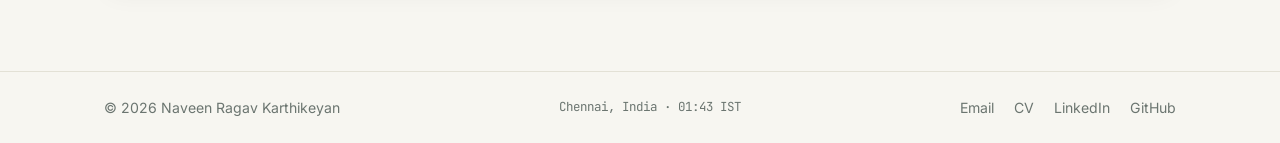
<file: research.html>
<!doctype html>
<html lang="en" data-theme="light">
<head>
  <meta charset="utf-8">
  <meta name="viewport" content="width=device-width, initial-scale=1">
  <title>Research · Naveen Ragav Karthikeyan</title>
  <meta name="description" content="CS graduate focused on AI agent safety, evaluation methodology, and reliable autonomous systems.">
  <meta property="og:title" content="Research · Naveen Ragav Karthikeyan">
  <meta property="og:description" content="CS graduate focused on AI agent safety, evaluation methodology, and reliable autonomous systems.">
  <meta property="og:type" content="website">
  <link rel="icon" href="data:image/svg+xml,%3Csvg xmlns='http://www.w3.org/2000/svg' viewBox='0 0 32 32'%3E%3Crect width='32' height='32' rx='9' fill='%232c6e5f'/%3E%3Ctext x='16' y='21.5' font-family='Arial,sans-serif' font-weight='700' font-size='14' fill='%23ffffff' text-anchor='middle'%3ENR%3C/text%3E%3C/svg%3E">
  <link rel="preload" href="fonts/inter.woff2" as="font" type="font/woff2" crossorigin>
  <link rel="preload" href="fonts/instrument-serif.woff2" as="font" type="font/woff2" crossorigin>
  <link rel="stylesheet" href="style.css">
  <script>(function(){var d=document.documentElement,t=null;d.classList.add('js');try{t=localStorage.getItem('theme')}catch(e){}d.dataset.theme=(t==='dark'||t==='light')?t:'light'})();</script>
</head>
<body>
  <a class="skip" href="#main">Skip to content</a>
  <div class="progress" aria-hidden="true"><span></span></div>

  <header class="site-header">
    <div class="wrap bar">
      <a class="brand" href="index.html"><span class="mark" aria-hidden="true">NR</span><span>Naveen Ragav</span></a>
      <nav id="site-nav" aria-label="Main">
        <a href="index.html">Home</a>
        <a href="about.html">About</a>
        <a href="projects.html">Projects</a>
        <a href="research.html" aria-current="page">Research</a>
        <a href="writing.html">Writing</a>
        <a href="contact.html">Contact</a>
      </nav>
      <div class="tools">
        <button class="tool palette-btn" type="button" data-palette aria-label="Open the quick menu"><span>Quick menu</span><kbd>Ctrl K</kbd></button>
        <button class="tool theme-btn" type="button" data-theme-toggle aria-label="Switch between light and dark mode"><svg class="i-sun" viewBox="0 0 24 24" width="18" height="18" fill="none" stroke="currentColor" stroke-width="1.8" stroke-linecap="round"><circle cx="12" cy="12" r="4"/><path d="M12 2v2M12 20v2M4.9 4.9l1.4 1.4M17.7 17.7l1.4 1.4M2 12h2M20 12h2M4.9 19.1l1.4-1.4M17.7 6.3l1.4-1.4"/></svg><svg class="i-moon" viewBox="0 0 24 24" width="18" height="18" fill="none" stroke="currentColor" stroke-width="1.8" stroke-linecap="round" stroke-linejoin="round"><path d="M20 14.5A8 8 0 0 1 9.5 4a8 8 0 1 0 10.5 10.5z"/></svg></button>
        <button class="tool menu-btn" type="button" aria-expanded="false" aria-controls="site-nav" aria-label="Menu"><span></span><span></span></button>
      </div>
    </div>
  </header>

  <main id="main" data-page="research">
    <div class="page-head">
      <div class="blob b1" aria-hidden="true"></div>
      <div class="blob b2" aria-hidden="true"></div>
      <div class="wrap">
        <p class="eyebrow" data-reveal>Research</p>
        <h1 data-reveal>What I work <em>on</em></h1>
        <p class="page-intro" data-reveal>CS graduate focused on AI agent safety, evaluation methodology, and reliable autonomous systems.</p>
      </div>
    </div>
    <section>
      <div class="wrap">
        <h2 class="sec-title solo" data-reveal>Research interests</h2>
        <ul class="igrid">
          <li class="icard spot" data-reveal>
            <span class="idx">01</span>
            <h3>AI agent safety</h3>
            <p class="idesc">Deciding whether an agent should be allowed to plan or act at all, before it does.</p>
            <ul class="topics"><li>Pre-execution qualification gates</li><li>Task-criticality-aware deployment</li><li>Policy-as-code runtime gates (OPA/Rego)</li><li>Human override for high-sensitivity actions</li></ul>
          </li>
          <li class="icard spot" data-reveal>
            <span class="idx">02</span>
            <h3>Evaluation methodology</h3>
            <p class="idesc">Measuring agent safety in a way that holds across benchmarks.</p>
            <ul class="topics"><li>Unified benchmark schemas</li><li>Agent trust scoring</li><li>Safety benchmarks: AgentHarm, InjecAgent, ToolEmu</li><li>Task benchmarks: tau-bench, SWE-bench</li></ul>
          </li>
          <li class="icard spot" data-reveal>
            <span class="idx">03</span>
            <h3>Mechanistic interpretability</h3>
            <p class="idesc">Understanding what a model computes internally, not only what it outputs.</p>
            <ul class="topics"><li>Circuit analysis</li><li>Sparse autoencoders and feature discovery</li><li>Activation patching</li><li>Interpretability for safety-relevant behaviour</li></ul>
          </li>
          <li class="icard spot" data-reveal>
            <span class="idx">04</span>
            <h3>Reliable autonomous systems</h3>
            <p class="idesc">Multi-agent systems that stay dependable when given real autonomy.</p>
            <ul class="topics"><li>Multi-agent orchestration</li><li>Cross-agent verification of proposed actions</li><li>Human-in-the-loop oversight</li><li>Explainable model decisions (SHAP)</li></ul>
          </li>
        </ul>
      </div>
    </section>

    <section id="publications">
      <div class="wrap">
        <h2 class="sec-title solo" data-reveal>Publications</h2>
        <ol class="pubs">
          <li data-reveal>
            <details class="pub spot">
              <summary>
                <span class="pub-venue">NeurIPS 2026 Workshop<span>Accepted</span></span>
                <span class="pub-title">Pre-Execution Agent Qualification (PEAQ): A Framework for Task-Criticality-Aware AI Agent Deployment</span>
              </summary>
              <ul class="bullets"><li>Proposed a pre-execution qualification gate placed before an agent's planner and tool selector, so an agent must be qualified before it is allowed to plan or act, not only checked after it proposes an action.</li><li>Built a two-layer safety framework combining an offline Agent Trust Score with a deterministic OPA/Rego runtime gate, evaluated on a unified benchmark schema integrating AgentHarm, InjecAgent, ToolEmu, tau-bench, and SWE-bench.</li></ul>
            </details>
          </li>
          <li data-reveal>
            <details class="pub spot">
              <summary>
                <span class="pub-venue">IJIRT<span>Journal paper</span></span>
                <span class="pub-title">Depression Subtype Classification Using Hybrid ML Models</span>
              </summary>
              <ul class="bullets"><li>Built hybrid CatBoost–Neural Network and LightGBM–Neural Network models (PyTorch) to classify Bipolar I, Bipolar II, and Unipolar depression from minute-level wearable actigraphy and clinical data, reaching 95.38% accuracy and 0.997 ROC-AUC with the best-performing model.</li><li>Built SHAP-based explainability tooling and a Streamlit interface to compare model outputs and surface the clinical and behavioral features driving each prediction.</li></ul>
            </details>
          </li>
          <li data-reveal>
            <details class="pub spot">
              <summary>
                <span class="pub-venue">IEEE ICNGCS 2025<span>Conference paper</span></span>
                <span class="pub-title">Financial Tracking System for Civil Construction</span>
              </summary>
              <ul class="bullets"><li>Built a financial tracking platform to monitor expenses and control budgets on civil engineering projects, using React Native for the frontend, Flask/FastAPI for the backend, and MySQL for data management.</li><li>Implemented a Random Forest regressor achieving 99% R² in predicting final project costs and flagging potential budget overruns, improving financial transparency and supporting decision-making.</li></ul>
            </details>
          </li>
        </ol>
      </div>
    </section>
  </main>

  <footer class="site-footer">
    <div class="wrap foot">
      <p>© 2026 Naveen Ragav Karthikeyan</p>
      <p class="clock" hidden>Chennai, India · <span data-clock></span></p>
      <ul>
        <li><a href="mailto:naveen2005ragav@gmail.com">Email</a></li>
        <li><a href="Naveen_Ragav_CV.pdf" target="_blank" rel="noopener">CV</a></li>
        <li><a href="https://linkedin.com/in/naveen-ragav">LinkedIn</a></li>
        <li><a href="https://github.com/Naveenragav2005">GitHub</a></li>
      </ul>
    </div>
  </footer>

  <script src="script.js"></script>
</body>
</html>
</file>
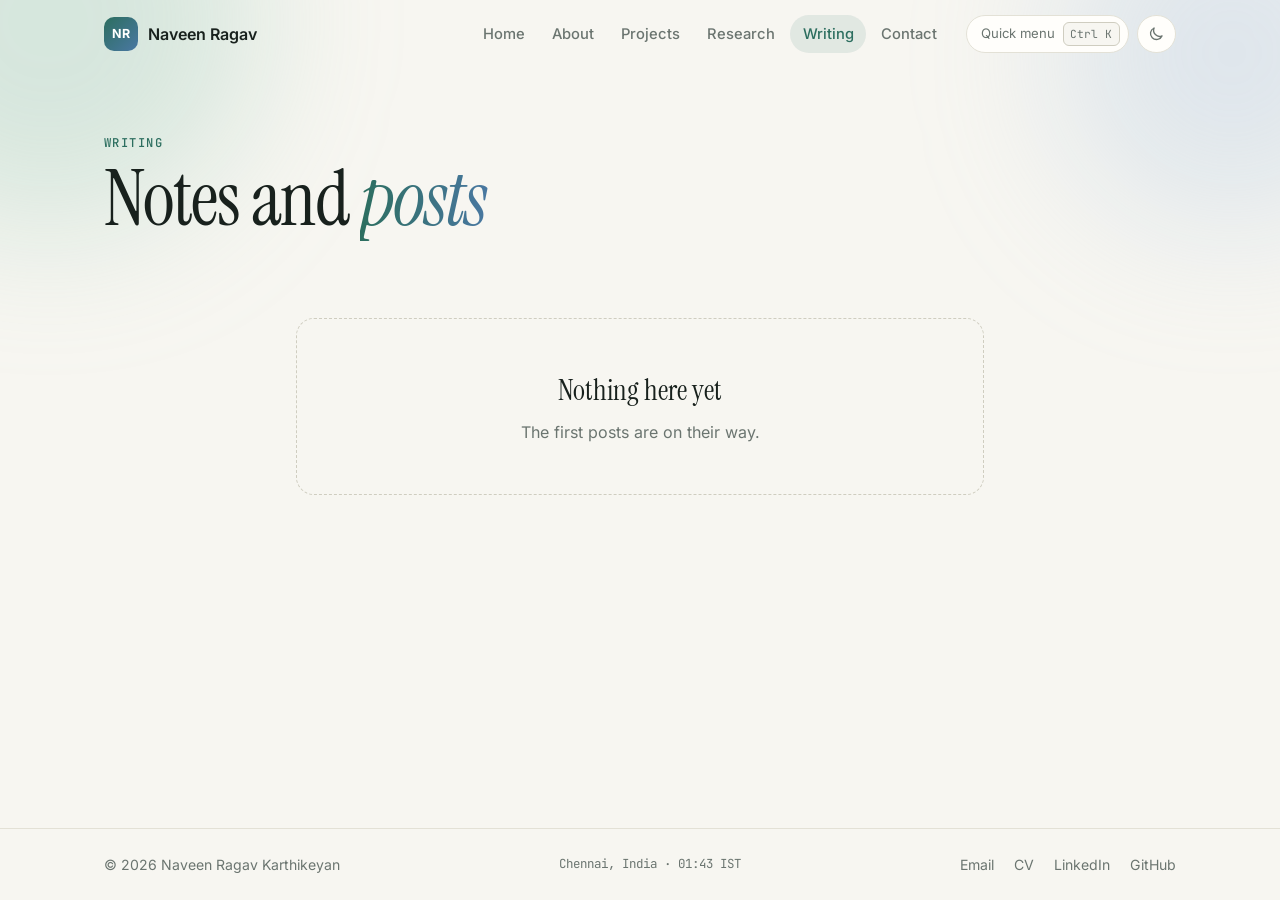
<file: writing.html>
<!doctype html>
<html lang="en" data-theme="light">
<head>
  <meta charset="utf-8">
  <meta name="viewport" content="width=device-width, initial-scale=1">
  <title>Writing · Naveen Ragav Karthikeyan</title>
  <meta name="description" content="Posts and notes by Naveen Ragav Karthikeyan.">
  <meta property="og:title" content="Writing · Naveen Ragav Karthikeyan">
  <meta property="og:description" content="Posts and notes by Naveen Ragav Karthikeyan.">
  <meta property="og:type" content="website">
  <link rel="icon" href="data:image/svg+xml,%3Csvg xmlns='http://www.w3.org/2000/svg' viewBox='0 0 32 32'%3E%3Crect width='32' height='32' rx='9' fill='%232c6e5f'/%3E%3Ctext x='16' y='21.5' font-family='Arial,sans-serif' font-weight='700' font-size='14' fill='%23ffffff' text-anchor='middle'%3ENR%3C/text%3E%3C/svg%3E">
  <link rel="preload" href="fonts/inter.woff2" as="font" type="font/woff2" crossorigin>
  <link rel="preload" href="fonts/instrument-serif.woff2" as="font" type="font/woff2" crossorigin>
  <link rel="stylesheet" href="style.css">
  <script>(function(){var d=document.documentElement,t=null;d.classList.add('js');try{t=localStorage.getItem('theme')}catch(e){}d.dataset.theme=(t==='dark'||t==='light')?t:'light'})();</script>
</head>
<body>
  <a class="skip" href="#main">Skip to content</a>
  <div class="progress" aria-hidden="true"><span></span></div>

  <header class="site-header">
    <div class="wrap bar">
      <a class="brand" href="index.html"><span class="mark" aria-hidden="true">NR</span><span>Naveen Ragav</span></a>
      <nav id="site-nav" aria-label="Main">
        <a href="index.html">Home</a>
        <a href="about.html">About</a>
        <a href="projects.html">Projects</a>
        <a href="research.html">Research</a>
        <a href="writing.html" aria-current="page">Writing</a>
        <a href="contact.html">Contact</a>
      </nav>
      <div class="tools">
        <button class="tool palette-btn" type="button" data-palette aria-label="Open the quick menu"><span>Quick menu</span><kbd>Ctrl K</kbd></button>
        <button class="tool theme-btn" type="button" data-theme-toggle aria-label="Switch between light and dark mode"><svg class="i-sun" viewBox="0 0 24 24" width="18" height="18" fill="none" stroke="currentColor" stroke-width="1.8" stroke-linecap="round"><circle cx="12" cy="12" r="4"/><path d="M12 2v2M12 20v2M4.9 4.9l1.4 1.4M17.7 17.7l1.4 1.4M2 12h2M20 12h2M4.9 19.1l1.4-1.4M17.7 6.3l1.4-1.4"/></svg><svg class="i-moon" viewBox="0 0 24 24" width="18" height="18" fill="none" stroke="currentColor" stroke-width="1.8" stroke-linecap="round" stroke-linejoin="round"><path d="M20 14.5A8 8 0 0 1 9.5 4a8 8 0 1 0 10.5 10.5z"/></svg></button>
        <button class="tool menu-btn" type="button" aria-expanded="false" aria-controls="site-nav" aria-label="Menu"><span></span><span></span></button>
      </div>
    </div>
  </header>

  <main id="main" data-page="writing">
    <div class="page-head">
      <div class="blob b1" aria-hidden="true"></div>
      <div class="blob b2" aria-hidden="true"></div>
      <div class="wrap">
        <p class="eyebrow" data-reveal>Writing</p>
        <h1 data-reveal>Notes and <em>posts</em></h1>
      </div>
    </div>
    <section>
      <div class="wrap narrow">
        <div class="filters" data-post-tags hidden></div>
        <ul class="post-list" data-post-list></ul>
        <noscript><p class="empty">Turn on JavaScript to see the posts.</p></noscript>
      </div>
    </section>
  </main>

  <footer class="site-footer">
    <div class="wrap foot">
      <p>© 2026 Naveen Ragav Karthikeyan</p>
      <p class="clock" hidden>Chennai, India · <span data-clock></span></p>
      <ul>
        <li><a href="mailto:naveen2005ragav@gmail.com">Email</a></li>
        <li><a href="Naveen_Ragav_CV.pdf" target="_blank" rel="noopener">CV</a></li>
        <li><a href="https://linkedin.com/in/naveen-ragav">LinkedIn</a></li>
        <li><a href="https://github.com/Naveenragav2005">GitHub</a></li>
      </ul>
    </div>
  </footer>

  <script src="script.js"></script>
</body>
</html>
</file>
<file: style.css>
/* Naveen Ragav Karthikeyan — personal website
   Colours for both themes are defined once at the top. */

@font-face { font-family: "Inter"; src: url("fonts/inter.woff2") format("woff2"); font-weight: 100 900; font-display: swap; }
@font-face { font-family: "Instrument Serif"; src: url("fonts/instrument-serif.woff2") format("woff2"); font-weight: 400; font-display: swap; }
@font-face { font-family: "Instrument Serif"; src: url("fonts/instrument-serif-italic.woff2") format("woff2"); font-weight: 400; font-style: italic; font-display: swap; }
@font-face { font-family: "JetBrains Mono"; src: url("fonts/jetbrains-mono.woff2") format("woff2"); font-weight: 100 800; font-display: swap; }

:root {
  color-scheme: light;
  --bg: #f7f6f1;
  --surface: #fffefb;
  --tint: #eaf1ec;
  --ink: #18211d;
  --body: #3a4540;
  --muted: #6b7570;
  --line: #e3e1d6;
  --line-2: #cfcdc0;
  --accent: #2c6e5f;
  --accent-2: #4a78a3;
  --on-accent: #ffffff;
  --accent-soft: rgba(44, 110, 95, 0.10);
  --accent-line: rgba(44, 110, 95, 0.28);
  --warn: #b4583a;
  --warn-soft: rgba(180, 88, 58, 0.10);
  --header: rgba(247, 246, 241, 0.82);
  --blob-1: rgba(140, 196, 176, 0.30);
  --blob-2: rgba(170, 196, 226, 0.30);
  --net-rgb: 44, 110, 95;
  --net2-rgb: 74, 120, 163;
  --shadow: 0 1px 2px rgba(24, 33, 29, 0.04), 0 8px 24px rgba(24, 33, 29, 0.05);
  --shadow-lift: 0 2px 4px rgba(24, 33, 29, 0.05), 0 18px 40px rgba(24, 33, 29, 0.10);

  --sans: "Inter", -apple-system, BlinkMacSystemFont, "Segoe UI", Roboto, "Helvetica Neue", Arial, sans-serif;
  --serif: "Instrument Serif", "Iowan Old Style", Palatino, Georgia, serif;
  --mono: "JetBrains Mono", ui-monospace, SFMono-Regular, Menlo, Consolas, monospace;
  --radius: 18px;
  --ease: cubic-bezier(0.2, 0.7, 0.2, 1);
}

:root[data-theme="dark"] {
  color-scheme: dark;
  --bg: #0f1513;
  --surface: #161d1a;
  --tint: #1a2823;
  --ink: #ecefe9;
  --body: #c1c9c4;
  --muted: #8b9690;
  --line: #242e2a;
  --line-2: #35423c;
  --accent: #7ccab4;
  --accent-2: #8db6e0;
  --on-accent: #0c1512;
  --accent-soft: rgba(124, 202, 180, 0.12);
  --accent-line: rgba(124, 202, 180, 0.30);
  --warn: #e0896b;
  --warn-soft: rgba(224, 137, 107, 0.12);
  --header: rgba(15, 21, 19, 0.80);
  --blob-1: rgba(60, 130, 110, 0.22);
  --blob-2: rgba(70, 110, 160, 0.20);
  --net-rgb: 124, 202, 180;
  --net2-rgb: 141, 182, 224;
  --shadow: 0 1px 2px rgba(0, 0, 0, 0.3), 0 8px 24px rgba(0, 0, 0, 0.22);
  --shadow-lift: 0 2px 4px rgba(0, 0, 0, 0.3), 0 18px 40px rgba(0, 0, 0, 0.4);
}

*, *::before, *::after { box-sizing: border-box; }

html { -webkit-text-size-adjust: 100%; scroll-behavior: smooth; scroll-padding-top: 5.5rem; }

body {
  margin: 0;
  min-height: 100vh;
  display: flex;
  flex-direction: column;
  background: var(--bg);
  color: var(--body);
  font-family: var(--sans);
  font-size: 1rem;
  line-height: 1.65;
  -webkit-font-smoothing: antialiased;
}
main { flex: 1; overflow-x: clip; }

.wrap { width: 100%; max-width: 70rem; margin: 0 auto; padding: 0 1.5rem; }
.wrap.narrow { max-width: 46rem; }

h1, h2, h3, p, ul, ol, dl, dd { margin: 0; }
h1, h2, h3 { color: var(--ink); }
ul, ol { padding: 0; list-style: none; }
button { font: inherit; color: inherit; }

a { color: var(--accent); text-decoration: none; }
:focus-visible { outline: 2px solid var(--accent); outline-offset: 3px; border-radius: 6px; }
::selection { background: var(--accent-soft); }

.skip { position: absolute; left: -999px; top: 0.5rem; background: var(--surface); padding: 0.5rem 0.9rem; border-radius: 8px; z-index: 60; }
.skip:focus { left: 0.5rem; }

/* ── Page and theme transitions ── */

@view-transition { navigation: auto; }
.site-header { view-transition-name: header; }
main { view-transition-name: main; }
::view-transition-old(main) { animation: vt-out 0.18s ease both; }
::view-transition-new(main) { animation: vt-in 0.42s var(--ease) both; }
@keyframes vt-out { to { opacity: 0; transform: translateY(-8px); } }
@keyframes vt-in { from { opacity: 0; transform: translateY(14px); } }

.theme-vt .site-header, .theme-vt main { view-transition-name: none; }
.theme-vt::view-transition-old(root), .theme-vt::view-transition-new(root) { animation: none; mix-blend-mode: normal; }
.theme-vt::view-transition-new(root) { z-index: 2; }

/* ── Scroll progress ── */

.progress { position: fixed; inset: 0 0 auto 0; height: 3px; z-index: 50; pointer-events: none; }
.progress span {
  display: block; height: 100%; width: 100%;
  transform: scaleX(var(--scroll, 0)); transform-origin: 0 50%;
  background: linear-gradient(90deg, var(--accent), var(--accent-2));
}

/* ── Header ── */

.site-header {
  position: sticky; top: 0; z-index: 40;
  background: transparent;
  border-bottom: 1px solid transparent;
  transition: background 0.25s, border-color 0.25s, box-shadow 0.25s;
}
.site-header.scrolled {
  background: var(--header);
  backdrop-filter: blur(14px) saturate(1.4);
  -webkit-backdrop-filter: blur(14px) saturate(1.4);
  border-color: var(--line);
}
.bar { display: flex; align-items: center; gap: 1rem; height: 4.25rem; }

.brand { display: inline-flex; align-items: center; gap: 0.65rem; color: var(--ink); font-weight: 600; white-space: nowrap; margin-right: auto; }
.mark {
  display: grid; place-items: center;
  width: 2.1rem; height: 2.1rem; border-radius: 10px;
  background: linear-gradient(135deg, var(--accent), var(--accent-2));
  color: var(--on-accent); font-size: 0.78rem; font-weight: 700; letter-spacing: 0.02em;
  transition: transform 0.4s var(--ease);
}
.brand:hover .mark { transform: rotate(-8deg) scale(1.06); }

.site-header nav { display: flex; gap: 0.1rem; }
.site-header nav a {
  color: var(--muted); font-size: 0.92rem; font-weight: 500;
  padding: 0.42rem 0.8rem; border-radius: 999px;
  transition: color 0.2s, background 0.2s;
}
.site-header nav a:hover { color: var(--ink); background: var(--accent-soft); }
.site-header nav a[aria-current="page"] { color: var(--accent); background: var(--accent-soft); }

.tools { display: flex; align-items: center; gap: 0.5rem; }
.tool {
  display: inline-flex; align-items: center; justify-content: center; gap: 0.5rem;
  height: 2.4rem; min-width: 2.4rem; padding: 0 0.6rem;
  background: var(--surface); border: 1px solid var(--line); border-radius: 999px;
  color: var(--muted); font-size: 0.82rem; cursor: pointer;
  transition: border-color 0.2s, color 0.2s, transform 0.25s var(--ease);
}
.tool:hover { border-color: var(--accent); color: var(--ink); }
.palette-btn { padding: 0 0.5rem 0 0.9rem; }
kbd { font-family: var(--mono); font-size: 0.7rem; padding: 0.12rem 0.4rem; border: 1px solid var(--line-2); border-radius: 6px; color: var(--muted); background: var(--bg); }
.theme-btn:hover { transform: rotate(18deg); }
.theme-btn svg { display: block; }
:root[data-theme="light"] .i-sun, :root[data-theme="dark"] .i-moon { display: none; }
html:not(.js) .palette-btn, html:not(.js) .theme-btn { display: none; }

.menu-btn { display: none; flex-direction: column; gap: 5px; }
.menu-btn span { display: block; width: 1rem; height: 2px; background: var(--ink); border-radius: 2px; transition: transform 0.25s var(--ease); }
.menu-btn[aria-expanded="true"] span:first-child { transform: translateY(3.5px) rotate(45deg); }
.menu-btn[aria-expanded="true"] span:last-child { transform: translateY(-3.5px) rotate(-45deg); }

/* ── Soft background shapes ── */

.blob { position: absolute; border-radius: 50%; filter: blur(70px); pointer-events: none; z-index: 0; }
.b1 { width: 34rem; height: 34rem; left: -10rem; top: -14rem; background: var(--blob-1); animation: drift 18s ease-in-out infinite alternate; }
.b2 { width: 28rem; height: 28rem; right: -8rem; top: -6rem; background: var(--blob-2); animation: drift 22s ease-in-out infinite alternate-reverse; }
@keyframes drift { to { transform: translate(4rem, 3rem) scale(1.12); } }

/* ── Hero (home) ── */

.hero { position: relative; padding: 5.5rem 0 3.5rem; }
#net { position: absolute; inset: 0; width: 100%; height: 100%; z-index: 0; }
.hero-inner { position: relative; z-index: 1; }

.status {
  display: inline-flex; align-items: center; gap: 0.6rem;
  padding: 0.4rem 1rem;
  border: 1px solid var(--line); border-radius: 999px;
  background: var(--surface);
  color: var(--muted); font-size: 0.86rem;
  box-shadow: var(--shadow);
}
.dot { flex: none; width: 0.5rem; height: 0.5rem; border-radius: 50%; background: var(--accent); animation: pulse 2.4s ease-out infinite; }
@keyframes pulse { 0% { box-shadow: 0 0 0 0 var(--accent-line); } 100% { box-shadow: 0 0 0 10px transparent; } }

.hero h1, .page-head h1, .post-head h1 { font-family: var(--serif); font-weight: 400; letter-spacing: -0.02em; }
.hero h1 { margin-top: 1.4rem; font-size: clamp(3.2rem, 10.5vw, 7.2rem); line-height: 0.95; }
h1 em {
  font-style: italic;
  background: linear-gradient(90deg, var(--accent), var(--accent-2), var(--accent));
  background-size: 200% 100%;
  -webkit-background-clip: text; background-clip: text; color: transparent;
  animation: sheen 9s linear infinite;
  padding: 0 0.08em 0.18em 0; margin-bottom: -0.18em;
}
.hero h1 em { display: block; width: fit-content; }
@keyframes sheen { to { background-position: -200% 0; } }

.typed-line { margin-top: 1.6rem; font-family: var(--mono); font-size: clamp(0.9rem, 2.4vw, 1.05rem); color: var(--muted); min-height: 1.7em; }
.typed { color: var(--accent); font-weight: 500; }
.caret { display: inline-block; width: 2px; height: 1.1em; margin-left: 2px; background: var(--accent); vertical-align: -0.18em; animation: blink 1s steps(1) infinite; }
@keyframes blink { 50% { opacity: 0; } }
html:not(.js) .typed-line { display: none; }

.tagline { margin-top: 0.8rem; max-width: 36rem; color: var(--body); font-size: clamp(1.05rem, 2.4vw, 1.2rem); line-height: 1.6; }

.actions { display: flex; flex-wrap: wrap; gap: 0.75rem; margin-top: 2rem; }
.btn {
  display: inline-block; padding: 0.78rem 1.45rem;
  background: var(--surface);
  border: 1px solid var(--line-2); border-radius: 999px;
  color: var(--ink); font-weight: 600; font-size: 0.95rem; cursor: pointer;
  transition: border-color 0.2s, transform 0.25s var(--ease), box-shadow 0.25s, background 0.2s, color 0.2s;
}
.btn:hover { border-color: var(--accent); transform: translateY(-2px); box-shadow: var(--shadow-lift); }
.btn:active { transform: translateY(0); }
.btn.primary, .btn.done { background: var(--accent); border-color: var(--accent); color: var(--on-accent); }

/* ── Sections ── */

section { padding: 2.25rem 0; position: relative; }
section.tight { padding-top: 0.5rem; }
.flush { padding: 1rem 0 2rem; }

.sec-title, .eyebrow, .label {
  font-family: var(--mono); font-size: 0.76rem; font-weight: 500;
  letter-spacing: 0.12em; text-transform: uppercase; color: var(--accent);
}
.label { color: var(--muted); }
.sec-title.solo { margin-bottom: 1.25rem; }
.hint { margin-top: 0.6rem; color: var(--muted); font-size: 0.9rem; max-width: 14rem; }
.muted { color: var(--muted); }

.split { display: grid; grid-template-columns: 13rem 1fr; gap: 2rem; align-items: start; }
.split > .sec-title { padding-top: 0.35rem; }

/* ── Page head (inner pages) ── */

.page-head { position: relative; padding: 4rem 0 2.25rem; margin-bottom: 0.5rem; }
.page-head .wrap { position: relative; z-index: 1; }
.page-head .b1 { width: 26rem; height: 26rem; top: -16rem; }
.page-head .b2 { width: 22rem; height: 22rem; top: -12rem; }
.page-head h1 { margin-top: 0.5rem; font-size: clamp(2.8rem, 8vw, 4.8rem); line-height: 1; }
.page-intro { margin-top: 1.1rem; max-width: 40rem; color: var(--body); font-size: 1.1rem; }

/* ── Interactive surface: lift + pointer spotlight ── */

.spot { position: relative; isolation: isolate; }
.spot::before {
  content: ""; position: absolute; inset: 0; z-index: -1; border-radius: inherit;
  background: radial-gradient(22rem circle at var(--mx, 50%) var(--my, 50%), var(--accent-soft), transparent 60%);
  opacity: 0; transition: opacity 0.3s; pointer-events: none;
}
.spot:hover { box-shadow: var(--shadow-lift); border-color: var(--accent-line); }
.spot:hover::before { opacity: 1; }
a.spot:hover, .icard:hover { transform: translateY(-3px); }

/* ── Shared card surface ── */

.card, .tile, .timeline > li, .icard, .pub, .contact-grid a, .skills > div, .mail-box, .used, .post-list a, .flow {
  background: var(--surface);
  border: 1px solid var(--line);
  border-radius: var(--radius);
  box-shadow: var(--shadow);
  transition: transform 0.35s var(--ease), box-shadow 0.35s var(--ease), border-color 0.25s;
}

.card { padding: 1.7rem; display: block; color: inherit; }
.card h2, .card h3, .timeline h3 { font-size: 1.2rem; line-height: 1.3; font-weight: 600; letter-spacing: -0.01em; }
.card.feature { background: linear-gradient(150deg, var(--tint), var(--surface) 55%); border-color: var(--accent-line); }
.card.feature h2 { font-family: var(--serif); font-weight: 400; font-size: clamp(1.7rem, 4vw, 2.3rem); line-height: 1.1; }
.card-sub { margin-top: 0.4rem; color: var(--ink); }

.cards { display: grid; grid-template-columns: repeat(2, 1fr); gap: 1.25rem; }
.cards .feature { grid-column: 1 / -1; }
.cards .card[hidden] { display: none; }
.cards .card.pop, .post-list li.pop { animation: pop 0.45s var(--ease) both; }
@keyframes pop { from { opacity: 0; transform: scale(0.97) translateY(10px); } }

.badge {
  display: inline-block; margin-bottom: 0.9rem;
  padding: 0.25rem 0.75rem; border-radius: 999px;
  background: var(--accent-soft); border: 1px solid var(--accent-line);
  color: var(--accent); font-size: 0.78rem; font-weight: 600;
}
.meta { margin-top: 0.4rem; color: var(--muted); font-size: 0.9rem; }
.when { flex: none; color: var(--muted); font-family: var(--mono); font-size: 0.8rem; white-space: nowrap; }
.card .label { margin-top: 1.25rem; }
.at { color: var(--accent); font-weight: 500; }
.at::before { content: "@ "; opacity: 0.6; }

.row-head { display: flex; align-items: baseline; justify-content: space-between; gap: 1rem; }

.bullets { margin-top: 1rem; display: grid; gap: 0.6rem; }
.bullets li { position: relative; padding-left: 1.25rem; font-size: 0.96rem; }
.bullets li::before { content: ""; position: absolute; left: 0; top: 0.68em; width: 0.4rem; height: 0.4rem; border-radius: 2px; background: var(--accent); opacity: 0.7; }

.metrics { display: flex; flex-wrap: wrap; gap: 0.75rem; margin-top: 1.1rem; }
.metrics li { padding: 0.7rem 1rem; border-radius: 12px; background: var(--tint); min-width: 7.5rem; }
.metrics .num, .nums .num { display: block; font-family: var(--serif); color: var(--accent); font-variant-numeric: tabular-nums; line-height: 1.1; }
.metrics .num { font-size: 1.9rem; }
.metrics .lab { font-size: 0.8rem; color: var(--muted); }

.tags { display: flex; flex-wrap: wrap; gap: 0.5rem; margin-top: 1rem; }
.tags > li:not(:has(button)), .chip, .topics li {
  padding: 0.28rem 0.75rem; border-radius: 999px;
  background: var(--bg); border: 1px solid var(--line);
  color: var(--body); font-family: var(--mono); font-size: 0.76rem; line-height: 1.5;
}
.chip {
  cursor: pointer; background: var(--tint); border-color: var(--accent-line); color: var(--accent);
  transition: transform 0.2s var(--ease), background 0.2s, color 0.2s;
}
.chip:hover { transform: translateY(-2px); }
.chip[aria-pressed="true"] { background: var(--accent); color: var(--on-accent); border-color: var(--accent); }

/* ── Home bento ── */

.bento { display: grid; grid-template-columns: repeat(12, 1fr); gap: 1rem; }
.tile { padding: 1.6rem; display: flex; flex-direction: column; gap: 0.6rem; min-width: 0; }
.tile h2 { font-size: 1.2rem; font-weight: 600; line-height: 1.3; letter-spacing: -0.01em; }
.tile-text { font-size: 0.96rem; }
.t-feature { grid-column: span 7; background: linear-gradient(150deg, var(--tint), var(--surface) 55%); border-color: var(--accent-line); }
.t-feature h2 { font-family: var(--serif); font-weight: 400; font-size: clamp(1.7rem, 3.4vw, 2.2rem); line-height: 1.1; }
.t-feature .badge { align-self: flex-start; margin-bottom: 0.2rem; }
.t-feature { grid-row: span 2; }
.t-now { grid-column: span 5; order: 1; }
.t-writing { grid-column: span 5; order: 2; }
.t-interests { grid-column: span 5; grid-row: span 2; order: 3; }
.t-pubs { grid-column: span 7; order: 4; }
.t-nums { grid-column: span 7; order: 5; }
.t-now .meta { margin-top: 0; }

.mini-interests { display: grid; gap: 1.1rem; margin-top: 0.4rem; }
.mini-interests li { display: grid; grid-template-columns: auto 1fr; gap: 0.9rem; align-items: baseline; }
.mini-interests strong { display: block; color: var(--ink); font-weight: 600; }
.mini-interests div span { display: block; color: var(--muted); font-size: 0.86rem; line-height: 1.5; margin-top: 0.15rem; }
.idx { font-family: var(--mono); font-size: 0.76rem; color: var(--accent); }

.mini-pubs { display: grid; margin-top: 0.2rem; }
.mini-pubs li { display: grid; gap: 0.1rem; padding: 0.7rem 0; border-top: 1px solid var(--line); }
.mini-pubs li:first-child { border-top: 0; padding-top: 0.2rem; }
.pv { font-family: var(--mono); font-size: 0.74rem; color: var(--accent); }
.pt { color: var(--ink); font-weight: 500; font-size: 0.95rem; line-height: 1.4; }

.nums { display: grid; grid-template-columns: repeat(3, 1fr); gap: 1rem; margin-top: 0.2rem; }
.nums .num { font-size: 2.4rem; }
.nums .lab { display: block; color: var(--muted); font-size: 0.84rem; line-height: 1.4; }

.latest { display: grid; gap: 0.4rem; color: inherit; }
.latest strong { color: var(--ink); font-family: var(--serif); font-weight: 400; font-size: 1.45rem; line-height: 1.15; }
.latest span { color: var(--muted); font-size: 0.86rem; }
.arrow::after { content: "→"; display: inline-block; margin-left: 0.35em; transition: transform 0.25s var(--ease); }
a:hover .arrow::after, a.arrow:hover::after { transform: translateX(4px); }

.marquee { display: flex; overflow: hidden; gap: 0.75rem; padding: 0.5rem 0; -webkit-mask-image: linear-gradient(90deg, transparent, #000 8%, #000 92%, transparent); mask-image: linear-gradient(90deg, transparent, #000 8%, #000 92%, transparent); }
.marquee ul { display: flex; flex: none; gap: 0.75rem; animation: slide 38s linear infinite; }
.marquee:hover ul { animation-play-state: paused; }
.marquee li { flex: none; padding: 0.5rem 1.1rem; border-radius: 999px; background: var(--surface); border: 1px solid var(--line); font-family: var(--mono); font-size: 0.82rem; color: var(--body); }
@keyframes slide { to { transform: translateX(calc(-100% - 0.75rem)); } }

/* ── PEAQ gate diagram ── */

.flow { margin-top: 1.4rem; padding: 1.2rem; box-shadow: none; background: var(--bg); }
.tile .flow { margin-top: auto; }
.flow-top { display: flex; align-items: center; justify-content: space-between; gap: 0.75rem; flex-wrap: wrap; }
.seg { display: inline-flex; padding: 3px; border-radius: 999px; background: var(--surface); border: 1px solid var(--line); }
.seg button { padding: 0.35rem 0.85rem; border: 0; border-radius: 999px; background: transparent; color: var(--muted); font-size: 0.8rem; font-weight: 500; cursor: pointer; transition: background 0.25s, color 0.25s; }
.seg button[aria-pressed="true"] { background: var(--accent); color: var(--on-accent); }
.flow[data-state="blocked"] .seg button[aria-pressed="true"] { background: var(--warn); color: #fff; }

.flow-track { position: relative; display: grid; grid-template-columns: 1fr 1.5fr 1fr 1fr 1fr; gap: 1.4rem; margin-top: 1.1rem; }
.node {
  position: relative; display: flex; flex-direction: column; justify-content: center; text-align: center;
  min-height: 3.6rem; padding: 0.5rem 0.4rem;
  background: var(--surface); border: 1px solid var(--line-2); border-radius: 12px;
  color: var(--ink); font-size: 0.8rem; font-weight: 600; line-height: 1.25;
  transition: opacity 0.4s, border-color 0.4s, background 0.4s, transform 0.4s var(--ease);
}
.node small { display: block; margin-top: 0.2rem; font-family: var(--mono); font-size: 0.62rem; font-weight: 400; color: var(--muted); }
.node:not(:last-child)::after {
  content: ""; position: absolute; left: 100%; top: 50%; width: 1.4rem; height: 2px;
  background: linear-gradient(90deg, var(--accent) 50%, transparent 50%) 0 0 / 8px 2px repeat-x;
  animation: dash 0.7s linear infinite; transition: opacity 0.4s;
}
@keyframes dash { to { background-position: 8px 0; } }
.n-gate { border-color: var(--accent); background: var(--accent-soft); }
.flow[data-state="blocked"] .n-gate { border-color: var(--warn); background: var(--warn-soft); animation: shake 0.4s var(--ease); }
.flow[data-state="blocked"] .n-gate::after { animation: none; background: var(--warn); width: 0.5rem; }
.flow[data-state="blocked"] .n-down { opacity: 0.35; transform: scale(0.97); border-style: dashed; }
.flow[data-state="blocked"] .n-down::after { opacity: 0; }
@keyframes shake { 25% { transform: translateX(-4px); } 60% { transform: translateX(4px); } }
.flow-note { margin-top: 0.9rem; font-size: 0.86rem; color: var(--accent); font-weight: 500; }
.flow[data-state="blocked"] .flow-note { color: var(--warn); }
html:not(.js) .seg { display: none; }

/* ── Timeline ── */

.timeline { position: relative; display: grid; gap: 1.25rem; padding-left: 2rem; }
.timeline::before, .timeline::after { content: ""; position: absolute; left: 0.35rem; top: 0.5rem; width: 2px; border-radius: 2px; }
.timeline::before { bottom: 0.5rem; background: var(--line); }
.timeline::after { height: calc((100% - 1rem) * var(--p, 0)); background: linear-gradient(var(--accent), var(--accent-2)); }
.timeline > li { padding: 1.5rem 1.6rem; }
.timeline > li::after {
  content: ""; position: absolute; left: -2rem; top: 1.9rem; margin-left: -0.02rem;
  width: 0.8rem; height: 0.8rem; border-radius: 50%;
  background: var(--bg); border: 2px solid var(--line-2);
  transition: border-color 0.3s, background 0.3s, box-shadow 0.3s;
}
.timeline > li.in::after { border-color: var(--accent); background: var(--accent); box-shadow: 0 0 0 5px var(--accent-soft); }

/* ── Technologies ── */

.used { display: flex; flex-wrap: wrap; gap: 0.4rem 1rem; align-items: baseline; padding: 1rem 1.4rem; margin-bottom: 1rem; background: var(--tint); border-color: var(--accent-line); box-shadow: none; }
.used-k { font-family: var(--mono); font-size: 0.75rem; letter-spacing: 0.1em; text-transform: uppercase; color: var(--accent); }
.used-v { color: var(--ink); font-weight: 600; }
.used.flash .used-v { animation: pop 0.35s var(--ease); }
html:not(.js) .used, html:not(.js) .hint { display: none; }

.skills { display: grid; gap: 1rem; }
.skills > div { display: grid; grid-template-columns: 11rem 1fr; gap: 1rem; align-items: start; padding: 1.1rem 1.4rem; }
.skills dt { font-weight: 600; font-size: 0.95rem; padding-top: 0.2rem; color: var(--ink); }
.skills .tags { margin-top: 0; }

/* ── Filters ── */

.filters { display: flex; flex-wrap: wrap; gap: 0.5rem; margin-bottom: 1.5rem; }
.filters[hidden] { display: none; }
.filter {
  padding: 0.5rem 1.1rem; border-radius: 999px; cursor: pointer;
  background: var(--surface); border: 1px solid var(--line-2);
  color: var(--body); font-size: 0.9rem; font-weight: 500;
  transition: background 0.2s, color 0.2s, border-color 0.2s, transform 0.2s var(--ease);
}
.filter:hover { border-color: var(--accent); transform: translateY(-1px); }
.filter[aria-pressed="true"] { background: var(--ink); border-color: var(--ink); color: var(--bg); }
html:not(.js) .filters { display: none; }

/* ── Research ── */

.igrid { display: grid; grid-template-columns: repeat(2, 1fr); gap: 1.25rem; }
.icard { padding: 1.7rem; }
.icard h3 { margin-top: 0.6rem; font-family: var(--serif); font-weight: 400; font-size: 1.9rem; line-height: 1.1; }
.idesc { margin-top: 0.6rem; }
.topics { display: flex; flex-wrap: wrap; gap: 0.5rem; margin-top: 1.1rem; }
.topics li { background: var(--tint); border-color: transparent; color: var(--ink); transition: transform 0.25s var(--ease), background 0.25s, color 0.25s; }
.topics li:hover { transform: translateY(-2px); background: var(--accent); color: var(--on-accent); }

.pubs { display: grid; gap: 1rem; }
.pub { padding: 0; }
.pub summary { display: grid; gap: 0.4rem; padding: 1.4rem 4rem 1.4rem 1.6rem; cursor: pointer; list-style: none; position: relative; border-radius: inherit; }
.pub summary::-webkit-details-marker { display: none; }
.pub summary::after {
  content: "+"; position: absolute; right: 1.4rem; top: 50%; translate: 0 -50%;
  display: grid; place-items: center; width: 1.9rem; height: 1.9rem; border-radius: 50%;
  border: 1px solid var(--line-2); color: var(--accent); font-size: 1.1rem; line-height: 1;
  transition: transform 0.3s var(--ease), background 0.2s, color 0.2s;
}
.pub[open] summary::after { transform: rotate(45deg); background: var(--accent); color: var(--on-accent); border-color: var(--accent); }
.pub-venue { font-family: var(--mono); font-size: 0.78rem; color: var(--accent); }
.pub-venue span { margin-left: 0.75rem; color: var(--muted); }
.pub-title { color: var(--ink); font-size: 1.12rem; font-weight: 600; line-height: 1.4; }
.pub .bullets { margin: 0; padding: 0 1.6rem 1.5rem; }
.pub[open] .bullets { animation: pop 0.35s var(--ease); }

/* ── Writing ── */

.post-list { display: grid; gap: 1rem; }
.post-list a { display: grid; gap: 0.35rem; padding: 1.5rem 1.6rem; color: inherit; }
.post-list time, .post-meta { font-family: var(--mono); font-size: 0.76rem; color: var(--muted); letter-spacing: 0.04em; }
.post-list strong { font-family: var(--serif); font-weight: 400; font-size: 1.7rem; line-height: 1.15; color: var(--ink); }
.post-list p { font-size: 0.96rem; }
.post-list .tags { margin-top: 0.4rem; }
.empty { padding: 3rem 1.5rem; text-align: center; border: 1px dashed var(--line-2); border-radius: var(--radius); color: var(--muted); }
.empty strong { display: block; font-family: var(--serif); font-weight: 400; font-size: 1.8rem; color: var(--ink); margin-bottom: 0.3rem; }

.post { padding: 3rem 0 1rem; }
.back { display: inline-block; font-size: 0.9rem; font-weight: 500; }
.back::before { content: "←"; display: inline-block; margin-right: 0.4em; transition: transform 0.25s var(--ease); }
.back:hover::before { transform: translateX(-4px); }
.post-head { margin: 2rem 0 2.5rem; }
.post-head h1 { margin-top: 0.6rem; font-size: clamp(2.4rem, 7vw, 3.8rem); line-height: 1.05; }
.post-summary { margin-top: 1rem; font-size: 1.15rem; color: var(--muted); }
.draft-flag { display: inline-block; margin-left: 0.75rem; padding: 0.1rem 0.5rem; border-radius: 6px; background: var(--warn-soft); color: var(--warn); }

.prose { font-size: 1.08rem; line-height: 1.8; }
.prose > * + * { margin-top: 1.25em; }
.prose h2, .prose h3 { font-family: var(--serif); font-weight: 400; line-height: 1.15; margin-top: 2em; }
.prose h2 { font-size: 2rem; }
.prose h3 { font-size: 1.5rem; }
.prose a { text-decoration: underline; text-decoration-color: var(--accent-line); text-underline-offset: 0.2em; }
.prose a:hover { text-decoration-color: currentColor; }
.prose ul, .prose ol { padding-left: 1.4rem; }
.prose ul { list-style: disc; }
.prose ol { list-style: decimal; }
.prose li + li { margin-top: 0.4em; }
.prose li::marker { color: var(--accent); }
.prose blockquote { margin-left: 0; margin-right: 0; padding: 0.2rem 0 0.2rem 1.25rem; border-left: 3px solid var(--accent); color: var(--ink); font-family: var(--serif); font-style: italic; font-size: 1.35rem; line-height: 1.4; }
.prose code { font-family: var(--mono); font-size: 0.86em; padding: 0.15em 0.4em; border-radius: 6px; background: var(--tint); color: var(--ink); }
.prose pre { padding: 1.1rem 1.25rem; border-radius: 14px; background: var(--surface); border: 1px solid var(--line); overflow-x: auto; line-height: 1.6; }
.prose pre code { padding: 0; background: none; font-size: 0.86rem; }
.prose img { max-width: 100%; height: auto; border-radius: 14px; }
.prose hr { border: 0; border-top: 1px solid var(--line); margin: 2.5em 0; }
.prose table { width: 100%; border-collapse: collapse; font-size: 0.95rem; }
.prose th, .prose td { text-align: left; padding: 0.6rem 0.75rem; border-bottom: 1px solid var(--line); }

.post-nav { display: grid; grid-template-columns: 1fr 1fr; gap: 1rem; margin-top: 3.5rem; padding-top: 1.5rem; border-top: 1px solid var(--line); }
.post-nav:empty { display: none; }
.post-nav a { display: grid; gap: 0.2rem; color: var(--ink); font-weight: 600; }
.post-nav a span { font-family: var(--mono); font-size: 0.74rem; color: var(--muted); font-weight: 400; text-transform: uppercase; letter-spacing: 0.1em; }
.post-nav .next { text-align: right; grid-column: 2; }

/* ── Contact ── */

.mail-box { display: flex; align-items: center; justify-content: space-between; gap: 1.5rem; flex-wrap: wrap; padding: 2rem; margin-bottom: 1rem; background: linear-gradient(150deg, var(--tint), var(--surface) 60%); }
.mail { display: inline-block; margin-top: 0.4rem; color: var(--ink); font-family: var(--serif); font-size: clamp(1.5rem, 5.4vw, 2.8rem); line-height: 1.15; overflow-wrap: anywhere; background: linear-gradient(var(--accent), var(--accent)) 0 100% / 0 2px no-repeat; transition: background-size 0.4s var(--ease); }
.mail:hover { background-size: 100% 2px; }
.contact-grid { display: grid; grid-template-columns: repeat(3, 1fr); gap: 1rem; }
.contact-grid a { display: flex; flex-direction: column; gap: 0.25rem; height: 100%; padding: 1.6rem; color: var(--ink); }
.contact-grid .k { font-family: var(--mono); font-size: 0.76rem; letter-spacing: 0.1em; text-transform: uppercase; color: var(--accent); }
.contact-grid .v { font-weight: 600; overflow-wrap: anywhere; }

/* ── Quick menu (command palette) ── */

.palette { position: fixed; inset: 0; z-index: 70; display: grid; align-items: start; justify-items: center; padding: 14vh 1rem 1rem; background: rgba(10, 16, 14, 0.42); backdrop-filter: blur(4px); -webkit-backdrop-filter: blur(4px); animation: fade 0.18s ease; }
.palette[hidden] { display: none; }
@keyframes fade { from { opacity: 0; } }
.palette-box { width: 100%; max-width: 34rem; background: var(--surface); border: 1px solid var(--line-2); border-radius: 18px; box-shadow: 0 30px 80px rgba(0, 0, 0, 0.3); overflow: hidden; animation: pop 0.25s var(--ease); }
.palette input { width: 100%; padding: 1.1rem 1.3rem; border: 0; border-bottom: 1px solid var(--line); background: transparent; color: var(--ink); font: inherit; font-size: 1.05rem; outline: none; }
.palette input::placeholder { color: var(--muted); }
.palette ul { max-height: 21rem; overflow-y: auto; padding: 0.5rem; }
.palette li { display: flex; align-items: center; justify-content: space-between; gap: 1rem; padding: 0.65rem 0.85rem; border-radius: 10px; color: var(--body); cursor: pointer; font-size: 0.95rem; }
.palette li small { font-family: var(--mono); font-size: 0.7rem; color: var(--muted); text-transform: uppercase; letter-spacing: 0.08em; flex: none; }
.palette li[aria-selected="true"] { background: var(--accent-soft); color: var(--ink); }
.palette .none { padding: 1.25rem; color: var(--muted); text-align: center; cursor: default; }

/* ── Toast ── */

.toast { position: fixed; left: 50%; bottom: 1.5rem; z-index: 80; translate: -50% 0; padding: 0.7rem 1.2rem; border-radius: 999px; background: var(--ink); color: var(--bg); font-size: 0.9rem; font-weight: 500; box-shadow: var(--shadow-lift); animation: toast 2.2s var(--ease) both; pointer-events: none; }
@keyframes toast { 0% { opacity: 0; transform: translateY(12px); } 12%, 85% { opacity: 1; transform: none; } 100% { opacity: 0; transform: translateY(6px); } }

/* ── Footer ── */

.site-footer { margin-top: 3rem; border-top: 1px solid var(--line); }
.foot { display: flex; align-items: center; justify-content: space-between; gap: 0.75rem 1.5rem; flex-wrap: wrap; padding-top: 1.5rem; padding-bottom: 1.5rem; color: var(--muted); font-size: 0.88rem; }
.foot ul { display: flex; gap: 1.25rem; }
.foot a { color: var(--muted); transition: color 0.2s; }
.foot a:hover { color: var(--accent); }
.clock { font-family: var(--mono); font-size: 0.78rem; }

/* ── Reveal on scroll (only when JavaScript is running) ── */

.js [data-reveal] { opacity: 0; translate: 0 22px; }
.js [data-reveal].in { opacity: 1; translate: 0 0; transition: opacity 0.7s var(--ease) var(--d, 0ms), translate 0.7s var(--ease) var(--d, 0ms), transform 0.35s var(--ease), box-shadow 0.35s var(--ease), border-color 0.25s; }

/* ── Responsive ── */

@media (max-width: 64rem) {
  .palette-btn span { display: none; }
  .palette-btn { padding: 0 0.5rem; }
}

@media (max-width: 58rem) {
  .split { grid-template-columns: 1fr; gap: 1rem; }
  .hint { max-width: none; }
  .cards, .igrid { grid-template-columns: 1fr; }
  .tile { grid-column: 1 / -1; grid-row: auto; }
}

@media (max-width: 50rem) {
  .menu-btn { display: inline-flex; }
  .palette-btn { display: none; }
  .site-header nav {
    display: none;
    position: absolute; left: 0; right: 0; top: 4.25rem;
    flex-direction: column; gap: 0.25rem;
    padding: 0.75rem 1.5rem 1.25rem;
    background: var(--bg); border-bottom: 1px solid var(--line);
    box-shadow: 0 20px 30px rgba(0, 0, 0, 0.08);
  }
  .site-header nav.open { display: flex; animation: pop 0.25s var(--ease); }
  .site-header nav a { padding: 0.7rem 0.9rem; font-size: 1rem; border-radius: 10px; }

  .hero { padding: 3.5rem 0 2.5rem; }
  .page-head { padding: 2.75rem 0 1.5rem; }
  .contact-grid { grid-template-columns: 1fr; }
  .row-head { flex-direction: column; gap: 0.2rem; }
  .skills > div { grid-template-columns: 1fr; gap: 0.6rem; }
  .card, .timeline > li, .tile, .icard { padding: 1.3rem; }
  .mail-box { padding: 1.5rem; }
  .timeline { padding-left: 1.6rem; }
  .timeline > li::after { left: -1.6rem; }

  .flow-track { grid-template-columns: 1fr; gap: 1.1rem; }
  .node { min-height: 0; padding: 0.7rem; }
  .node:not(:last-child)::after { left: 50%; top: 100%; width: 2px; height: 1.1rem; background: linear-gradient(var(--accent) 50%, transparent 50%) 0 0 / 2px 8px repeat-y; animation-name: dash-v; }
  .flow[data-state="blocked"] .n-gate::after { width: 2px; height: 0.4rem; background: var(--warn); }
}
@keyframes dash-v { to { background-position: 0 8px; } }

@media (max-width: 30rem) {
  .wrap { padding: 0 1.1rem; }
  .nums { grid-template-columns: 1fr; }
  .brand span:last-child { display: none; }
  .status .loc { display: none; }
}

@media (prefers-reduced-motion: reduce) {
  html { scroll-behavior: auto; }
  *, *::before, *::after { animation: none !important; transition: none !important; }
  .js [data-reveal] { opacity: 1; translate: none; }
  .caret { display: none; }
  ::view-transition-group(*), ::view-transition-old(*), ::view-transition-new(*) { animation: none !important; }
}
</file>
